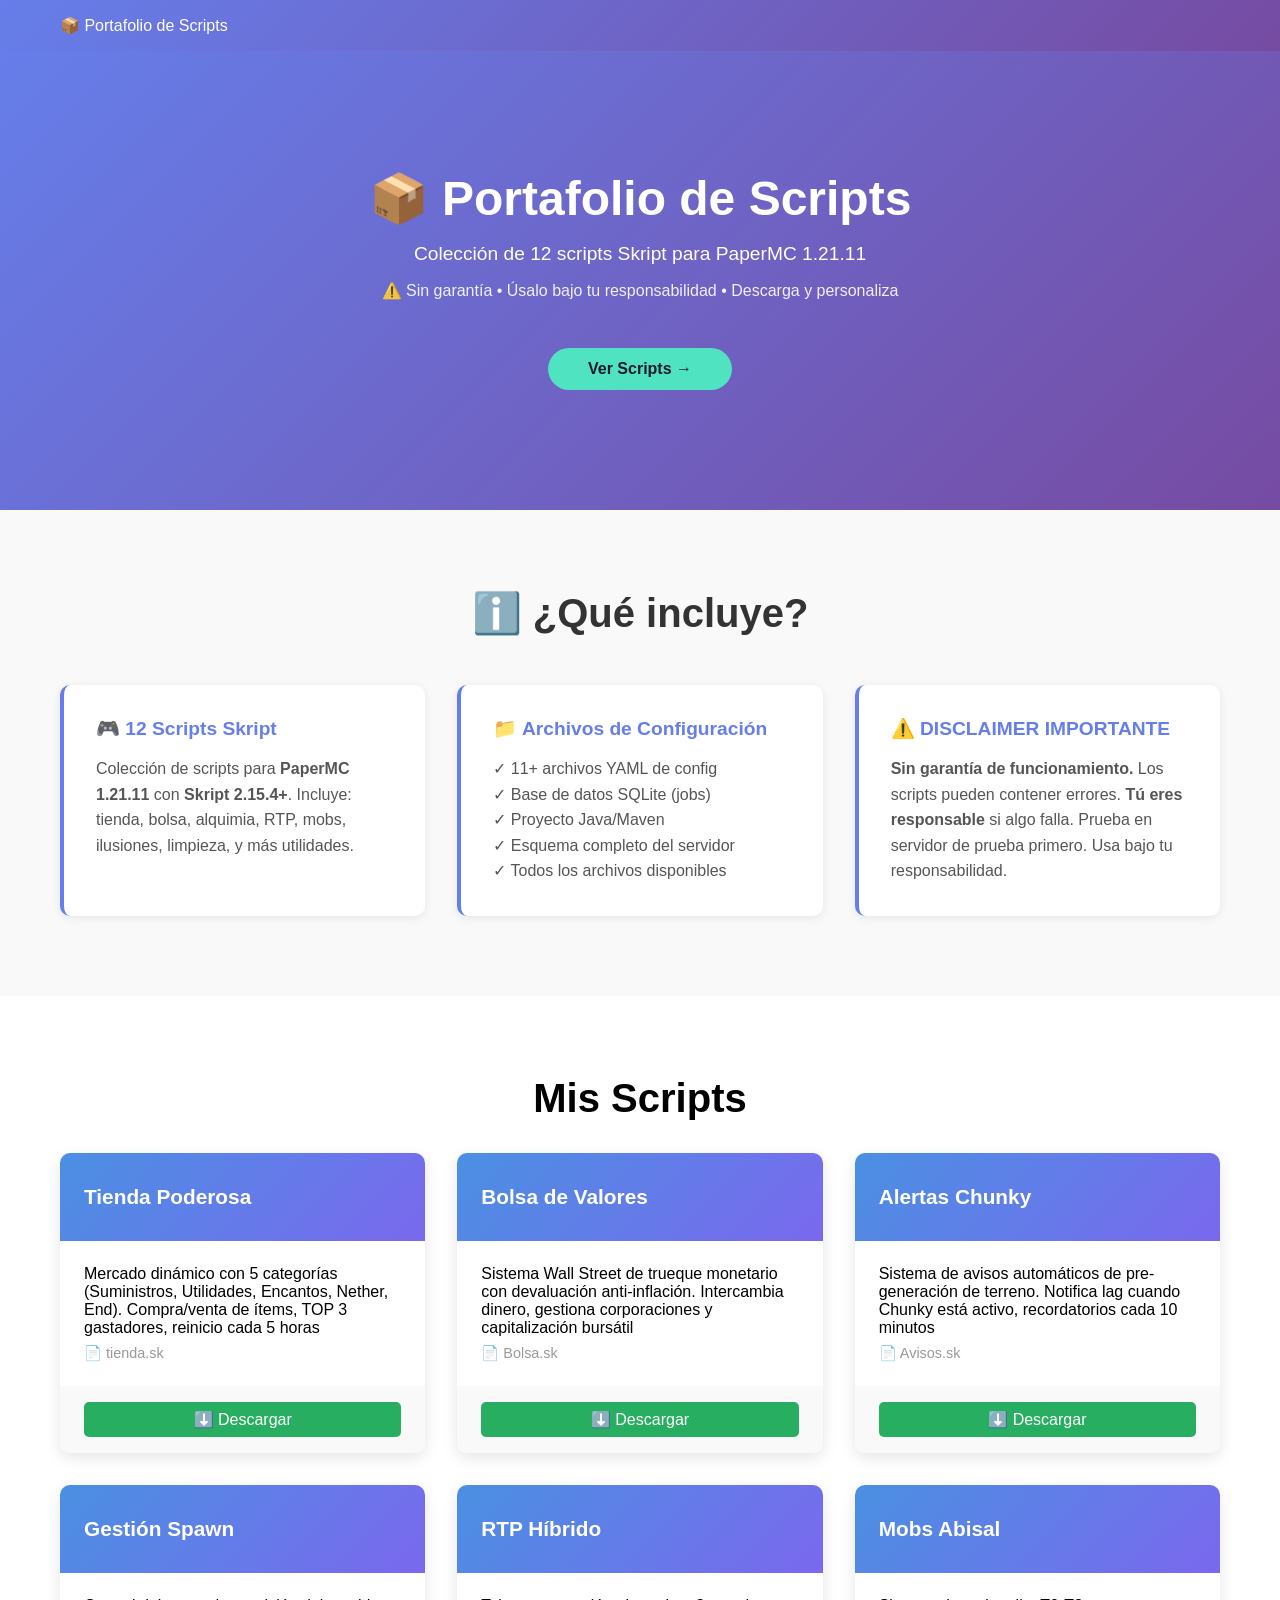
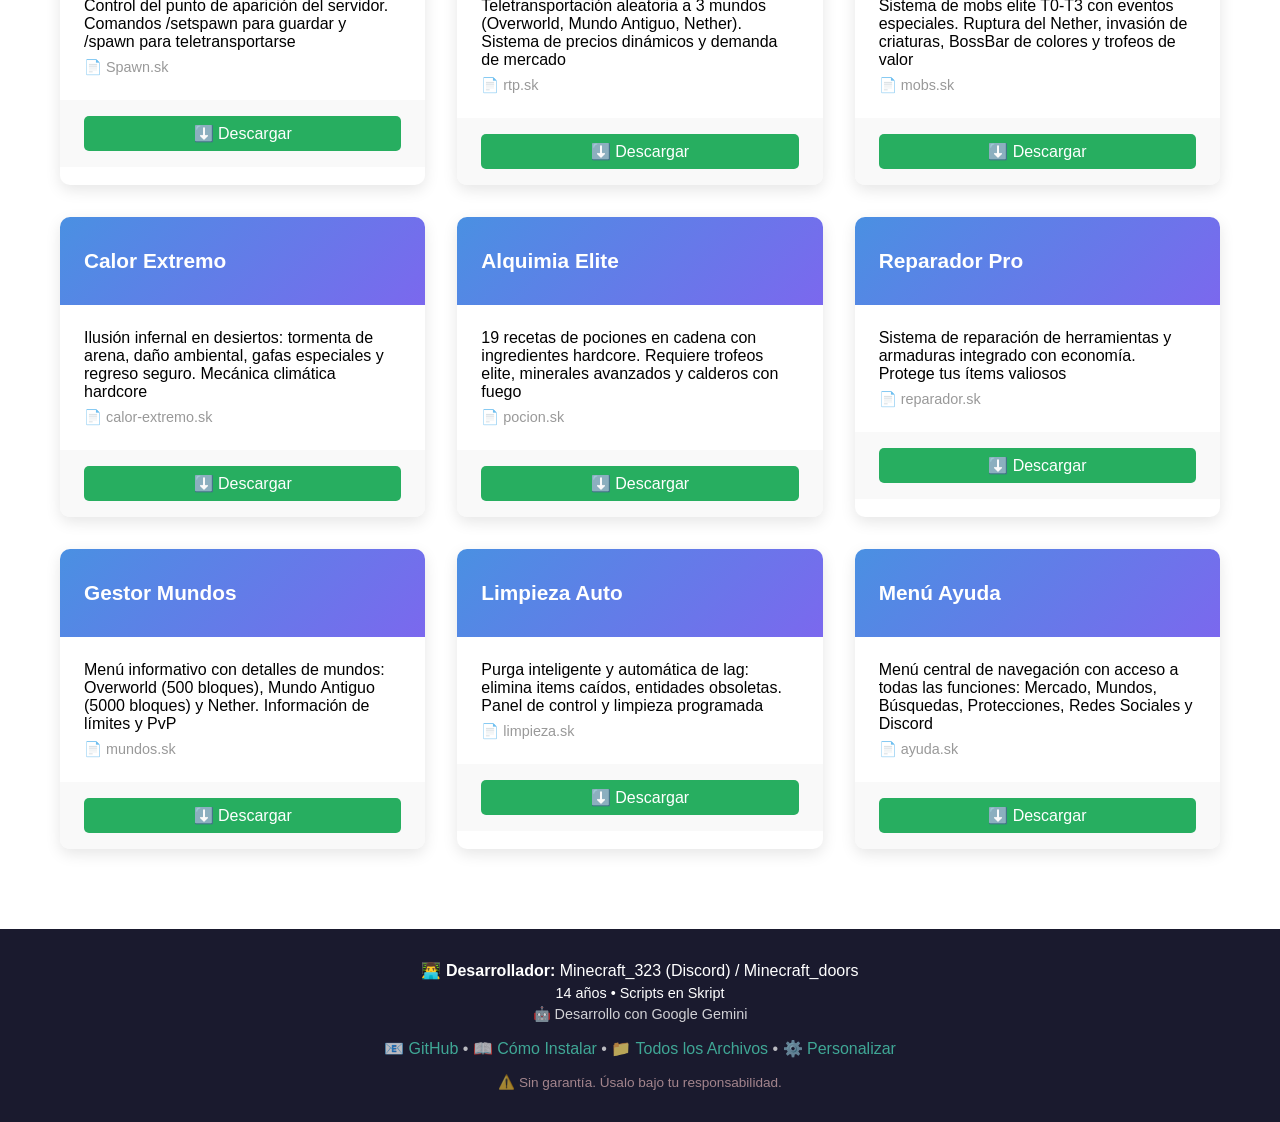
<file: index.html>
<!DOCTYPE html>
<html lang="es">
<head>
    <meta charset="UTF-8">
    <meta name="viewport" content="width=device-width, initial-scale=1.0">
    <title>📦 Portafolio de Scripts - Minecraft PaperMC</title>
    <link rel="icon" type="image/svg+xml" href="favicon.svg">
    <link rel="stylesheet" href="style.css">
</head>
<body>
    <nav class="navbar">
        <div class="container">
            <div class="nav-brand">📦 Portafolio de Scripts</div>
        </div>
    </nav>

    <section class="hero">
        <div class="hero-content">
            <h1>📦 Portafolio de Scripts</h1>
            <p style="font-size:1.2rem; margin-bottom: 1rem;">Colección de 12 scripts Skript para PaperMC 1.21.11</p>
            <p style="font-size:1rem; opacity: 0.9; margin-bottom: 2rem;">⚠️ Sin garantía • Úsalo bajo tu responsabilidad • Descarga y personaliza</p>
            <a href="#scripts" class="btn-principal">Ver Scripts →</a>
        </div>
    </section>

    <section id="about" class="about-section">
        <div class="container">
            <h2>ℹ️ ¿Qué incluye?</h2>
            <div class="about-content">
                <div class="about-card">
                    <h3>🎮 12 Scripts Skript</h3>
                    <p>Colección de scripts para <strong>PaperMC 1.21.11</strong> con <strong>Skript 2.15.4+</strong>. Incluye: tienda, bolsa, alquimia, RTP, mobs, ilusiones, limpieza, y más utilidades.</p>
                </div>
                <div class="about-card">
                    <h3>📁 Archivos de Configuración</h3>
                    <p>✓ 11+ archivos YAML de config<br>
                       ✓ Base de datos SQLite (jobs)<br>
                       ✓ Proyecto Java/Maven<br>
                       ✓ Esquema completo del servidor<br>
                       ✓ Todos los archivos disponibles</p>
                </div>
                <div class="about-card">
                    <h3>⚠️ DISCLAIMER IMPORTANTE</h3>
                    <p><strong>Sin garantía de funcionamiento.</strong> Los scripts pueden contener errores. <strong>Tú eres responsable</strong> si algo falla. Prueba en servidor de prueba primero. Usa bajo tu responsabilidad.</p>
                </div>
            </div>
        </div>
    </section>

    <section id="scripts" class="scripts-section">
        <div class="container">
            <h2>Mis Scripts</h2>
            <div id="scripts-grid" class="scripts-grid">
                <!-- Cargado por JavaScript -->
            </div>
        </div>
    </section>

    <footer style="background: #1a1a2e; color: white; padding: 2rem; text-align: center;">
        <div style="margin-bottom: 1rem;">
            <p><strong>👨‍💻 Desarrollador:</strong> Minecraft_323 (Discord) / Minecraft_doors</p>
            <p style="font-size: 0.9rem; margin-top: 0.3rem;">14 años • Scripts en Skript</p>
            <p style="font-size: 0.9rem; margin-top: 0.3rem; opacity: 0.8;">🤖 Desarrollo con Google Gemini</p>
        </div>
        <p style="margin-top: 1rem; opacity: 0.7;">
            <a href="https://github.com/mijolandia/Frio-extremo" style="color: #50e3c2; text-decoration: none;">📧 GitHub</a> • 
            <a href="INSTALL.html" style="color: #50e3c2; text-decoration: none;">📖 Cómo Instalar</a> • 
            <a href="FILES.html" style="color: #50e3c2; text-decoration: none;">📁 Todos los Archivos</a> •
            <a href="NATURELAND.html" style="color: #50e3c2; text-decoration: none;">⚙️ Personalizar</a>
        </p>
        <p style="margin-top: 1rem; font-size: 0.85rem; opacity: 0.6; color: #ffcccc;">⚠️ Sin garantía. Úsalo bajo tu responsabilidad.</p>
    </footer>


    <script src="script.js"></script>
</body>
</html>
</file>
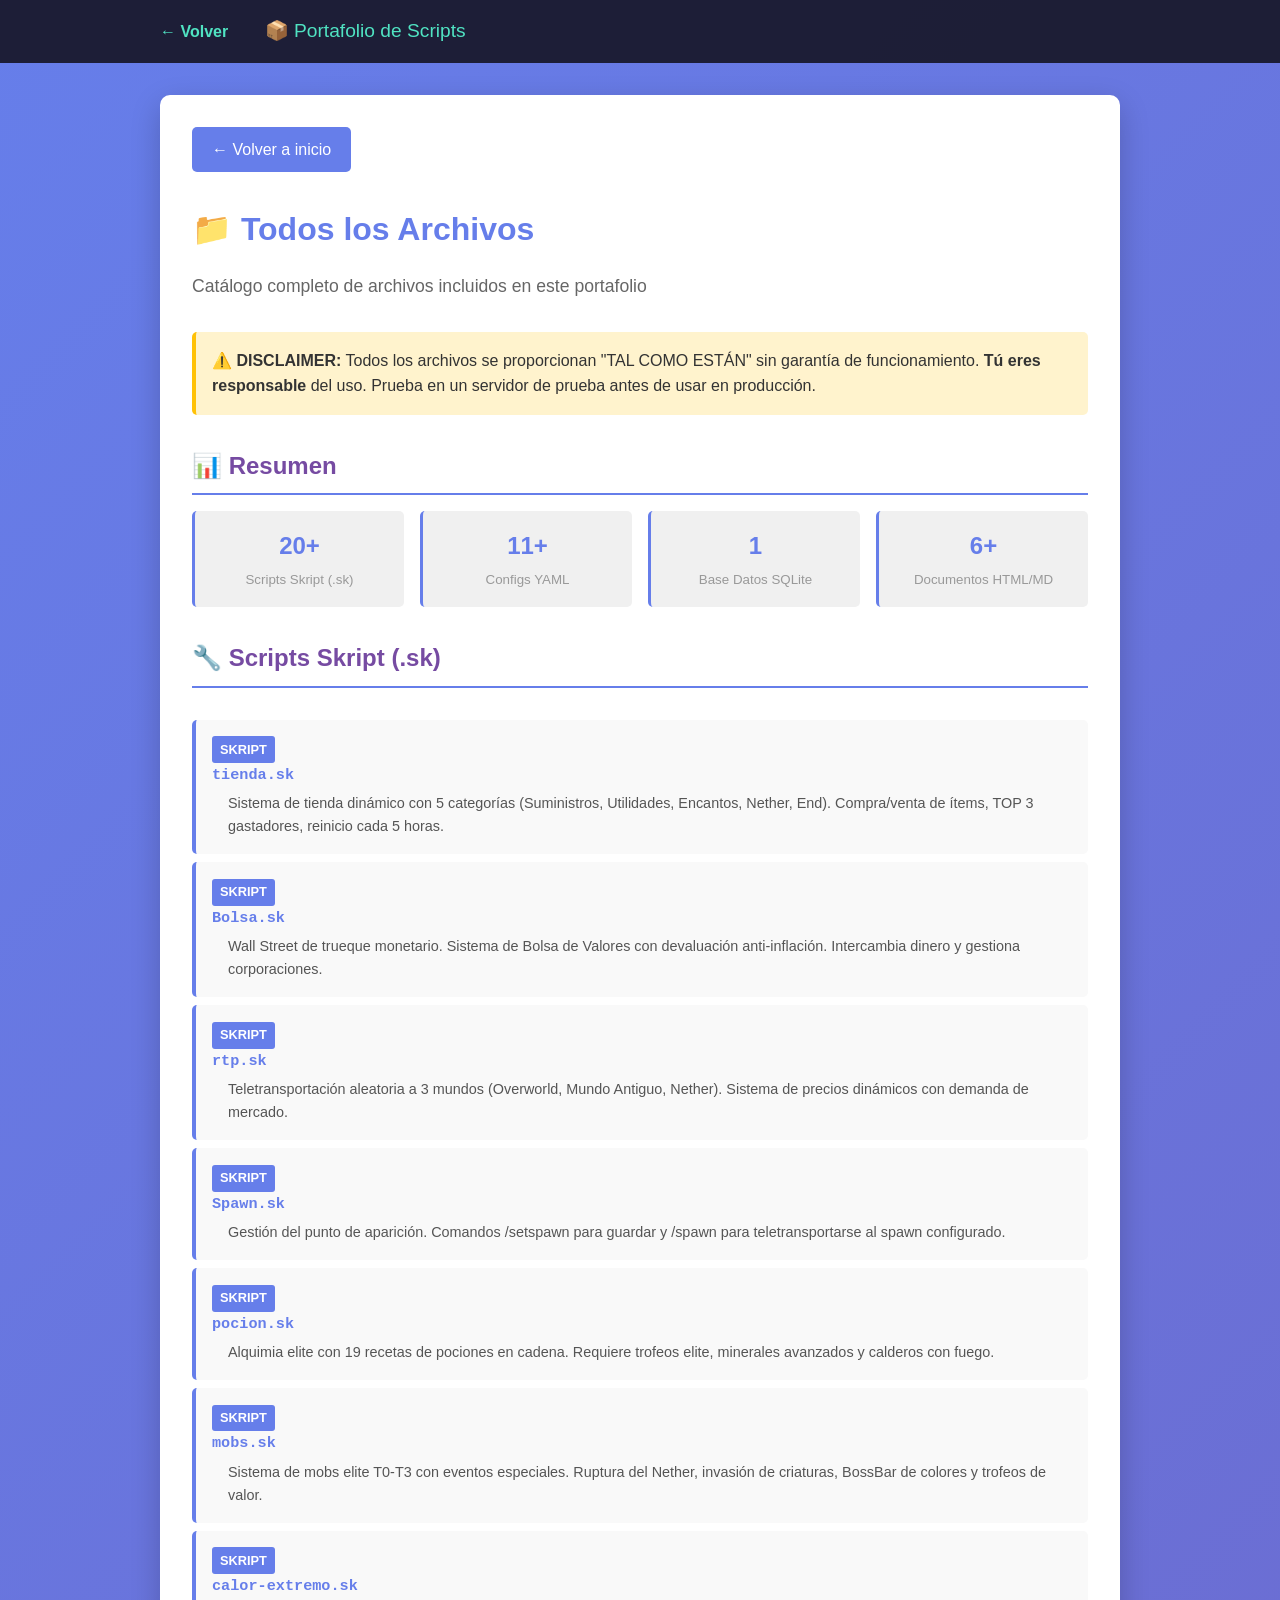
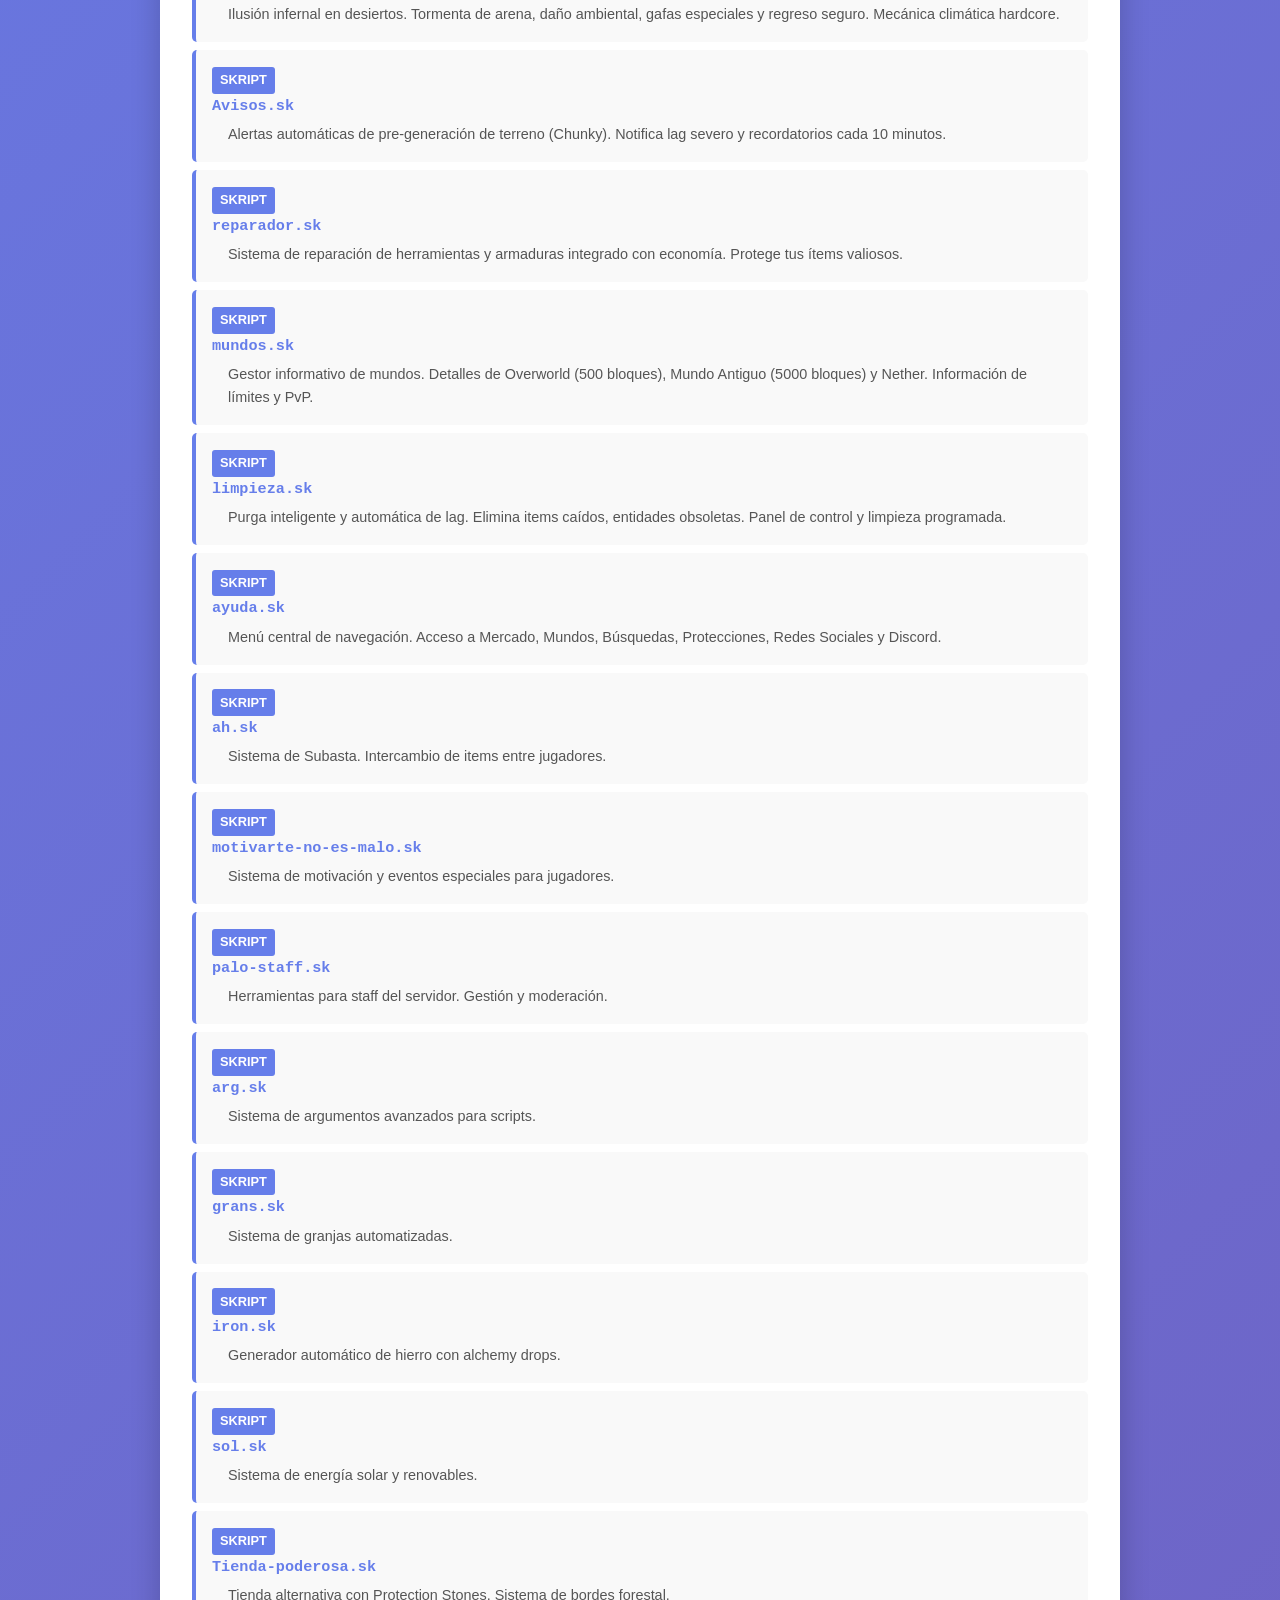
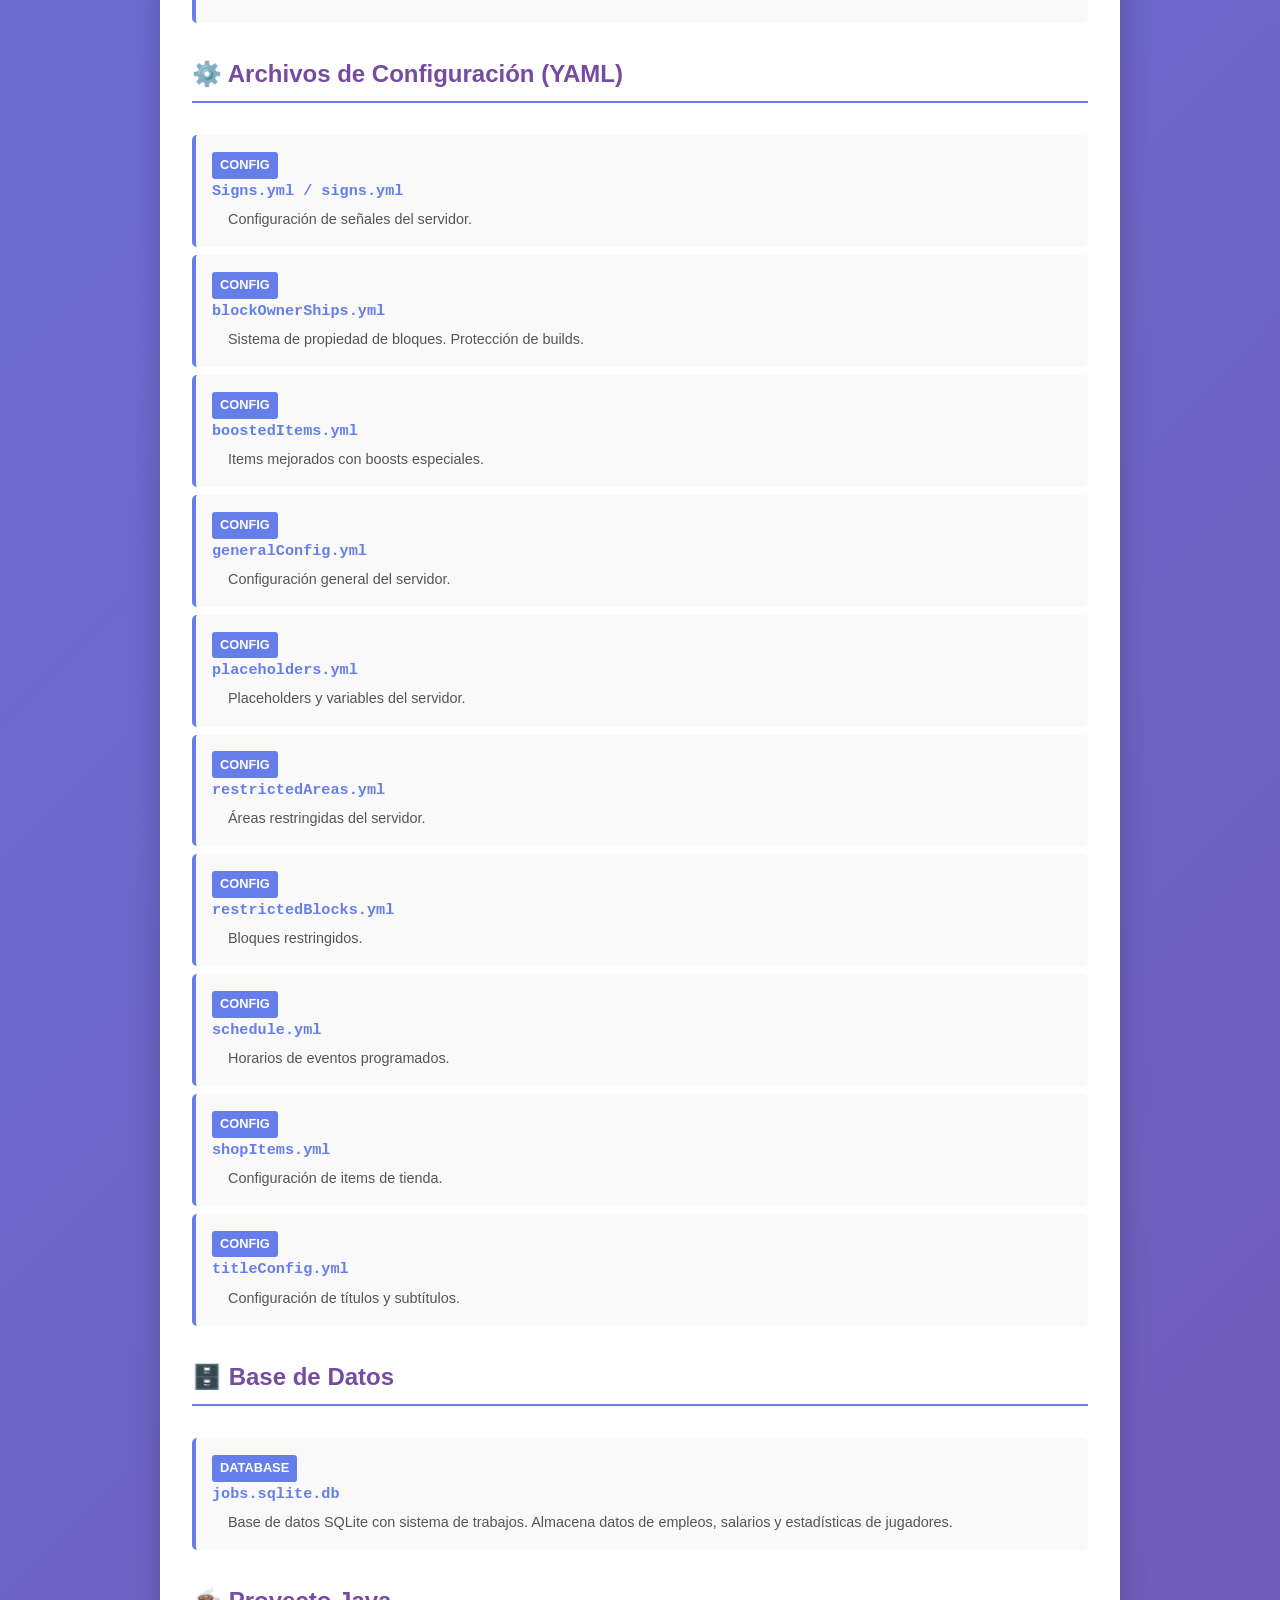
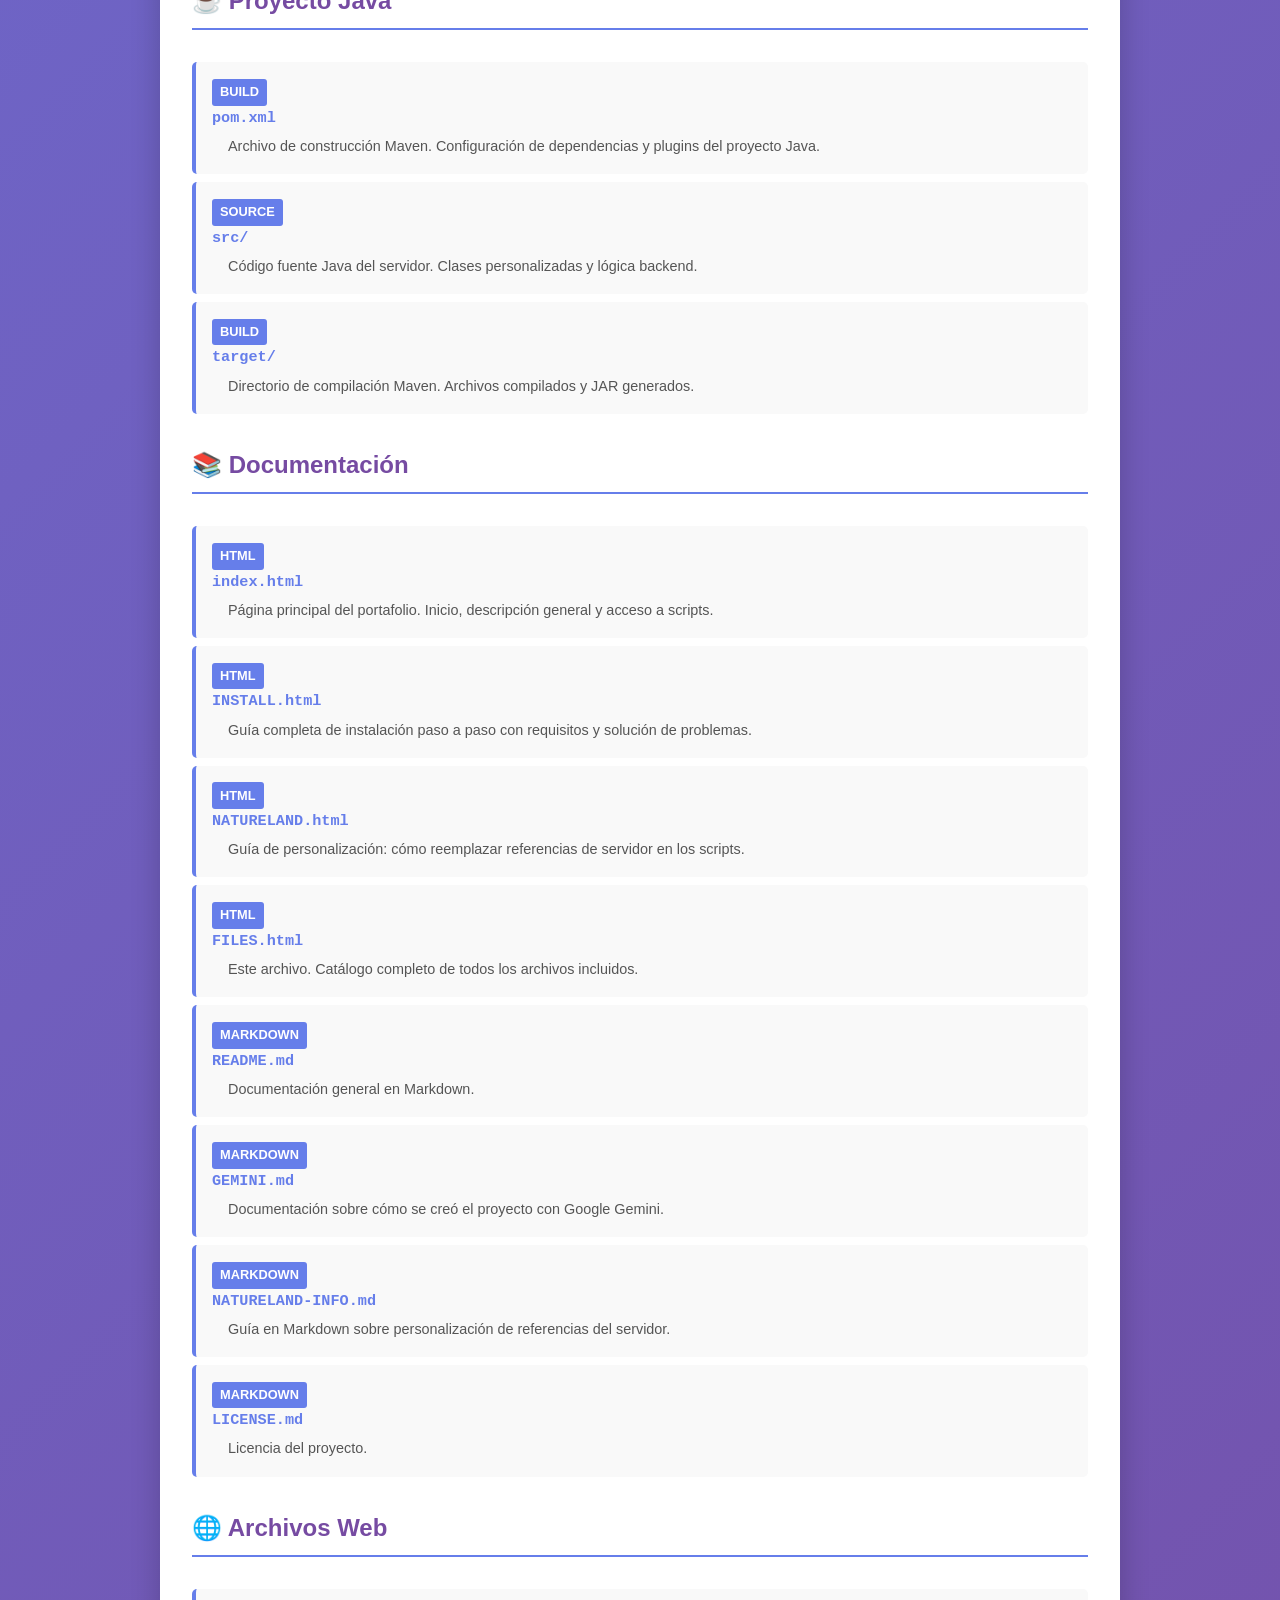
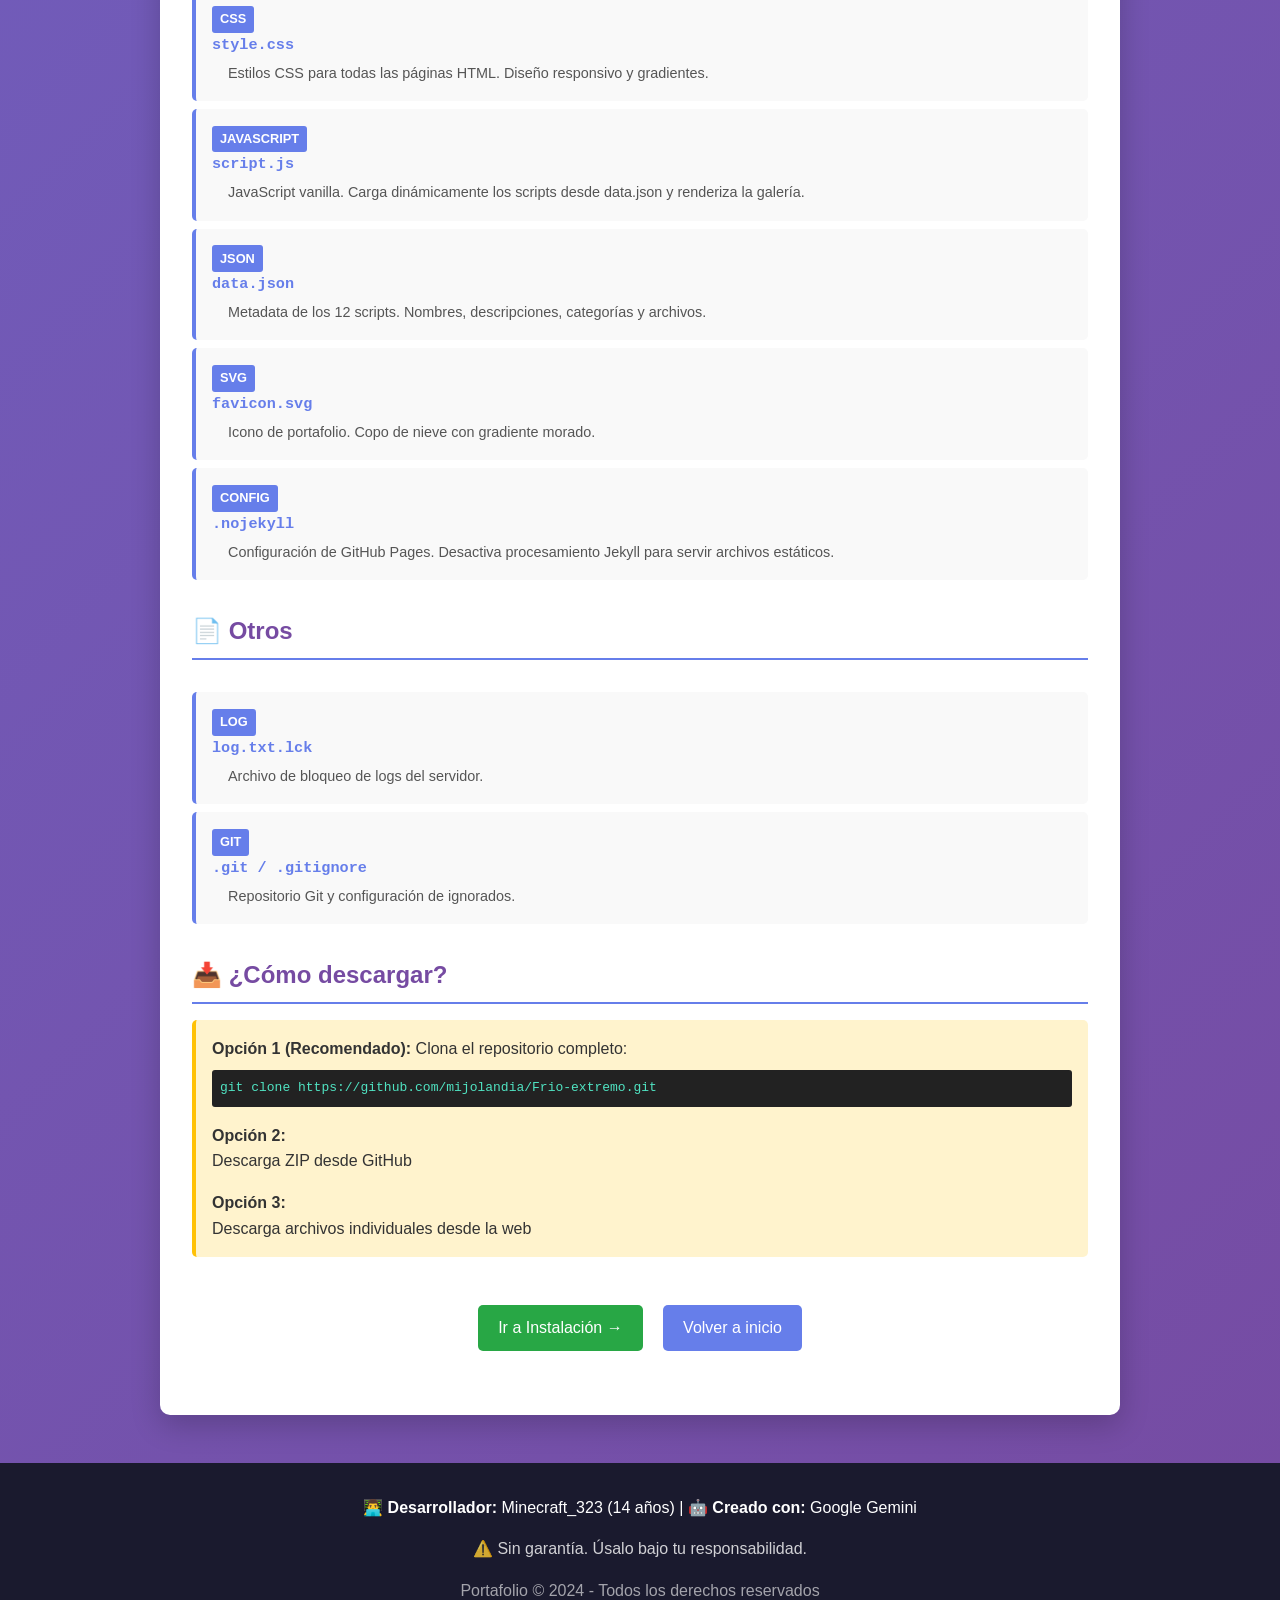
<file: FILES.html>
<!DOCTYPE html>
<html lang="es">
<head>
    <meta charset="UTF-8">
    <meta name="viewport" content="width=device-width, initial-scale=1.0">
    <title>📁 Todos los Archivos - Portafolio</title>
    <link rel="icon" type="image/svg+xml" href="favicon.svg">
    <style>
        * { margin: 0; padding: 0; box-sizing: border-box; }
        body { 
            font-family: 'Segoe UI', Tahoma, sans-serif; 
            background: linear-gradient(135deg, #667eea, #764ba2);
            color: #333;
            line-height: 1.6;
        }
        .navbar {
            background: rgba(26, 26, 46, 0.95);
            color: white;
            padding: 1rem;
            position: sticky;
            top: 0;
            z-index: 100;
        }
        .container { max-width: 1000px; margin: 0 auto; padding: 0 20px; }
        .navbar a {
            color: #50e3c2;
            text-decoration: none;
            margin-right: 2rem;
            font-weight: bold;
        }
        .navbar a:hover { color: #fff; }

        .content {
            background: white;
            margin: 2rem auto;
            padding: 2rem;
            border-radius: 10px;
            box-shadow: 0 10px 30px rgba(0,0,0,0.2);
        }

        h1 { color: #667eea; margin-bottom: 1rem; }
        h2 { color: #764ba2; margin-top: 2rem; margin-bottom: 1rem; border-bottom: 2px solid #667eea; padding-bottom: 0.5rem; }

        .file-section {
            margin: 2rem 0;
        }

        .file-item {
            background: #f9f9f9;
            padding: 1rem;
            margin: 0.5rem 0;
            border-left: 4px solid #667eea;
            border-radius: 5px;
            display: flex;
            justify-content: space-between;
            align-items: flex-start;
        }

        .file-name {
            font-weight: bold;
            color: #667eea;
            font-family: 'Courier New', monospace;
            font-size: 0.95rem;
        }

        .file-desc {
            color: #555;
            font-size: 0.9rem;
            margin-top: 0.3rem;
            flex: 1;
            margin-left: 1rem;
        }

        .file-type {
            display: inline-block;
            background: #667eea;
            color: white;
            padding: 0.2rem 0.5rem;
            border-radius: 3px;
            font-size: 0.8rem;
            font-weight: bold;
            margin-right: 0.5rem;
        }

        .warning {
            background: #fff3cd;
            border-left: 4px solid #ffc107;
            padding: 1rem;
            margin: 1rem 0;
            border-radius: 5px;
        }

        .footer {
            background: #1a1a2e;
            color: white;
            text-align: center;
            padding: 2rem;
            margin-top: 3rem;
        }

        .btn-back {
            display: inline-block;
            background: #667eea;
            color: white;
            padding: 10px 20px;
            border-radius: 5px;
            text-decoration: none;
            margin-bottom: 2rem;
        }

        .btn-back:hover {
            background: #764ba2;
        }

        .summary {
            display: grid;
            grid-template-columns: repeat(auto-fit, minmax(150px, 1fr));
            gap: 1rem;
            margin: 1rem 0;
        }

        .summary-card {
            background: #f0f0f0;
            padding: 1rem;
            border-radius: 5px;
            text-align: center;
            border-left: 3px solid #667eea;
        }

        .summary-card strong { color: #667eea; font-size: 1.5rem; display: block; }
        .summary-card small { color: #999; }

        @media (max-width: 768px) {
            .file-item { flex-direction: column; }
            .file-desc { margin-left: 0; margin-top: 0.5rem; }
        }
    </style>
</head>
<body>
    <div class="navbar">
        <div class="container">
            <a href="index.html">← Volver</a>
            <span style="color: #50e3c2; font-size: 1.2rem;">📦 Portafolio de Scripts</span>
        </div>
    </div>

    <div class="container">
        <div class="content">
            <a href="index.html" class="btn-back">← Volver a inicio</a>

            <h1>📁 Todos los Archivos</h1>
            <p style="font-size: 1.1rem; color: #666; margin-bottom: 2rem;">Catálogo completo de archivos incluidos en este portafolio</p>

            <div class="warning">
                <strong>⚠️ DISCLAIMER:</strong> Todos los archivos se proporcionan "TAL COMO ESTÁN" sin garantía de funcionamiento. 
                <strong>Tú eres responsable</strong> del uso. Prueba en un servidor de prueba antes de usar en producción.
            </div>

            <!-- RESUMEN -->
            <h2>📊 Resumen</h2>
            <div class="summary">
                <div class="summary-card">
                    <strong>20+</strong>
                    <small>Scripts Skript (.sk)</small>
                </div>
                <div class="summary-card">
                    <strong>11+</strong>
                    <small>Configs YAML</small>
                </div>
                <div class="summary-card">
                    <strong>1</strong>
                    <small>Base Datos SQLite</small>
                </div>
                <div class="summary-card">
                    <strong>6+</strong>
                    <small>Documentos HTML/MD</small>
                </div>
            </div>

            <!-- SCRIPTS SKRIPT -->
            <h2>🔧 Scripts Skript (.sk)</h2>
            <div class="file-section">
                <div class="file-item">
                    <div>
                        <span class="file-type">SKRIPT</span>
                        <div class="file-name">tienda.sk</div>
                        <div class="file-desc">Sistema de tienda dinámico con 5 categorías (Suministros, Utilidades, Encantos, Nether, End). Compra/venta de ítems, TOP 3 gastadores, reinicio cada 5 horas.</div>
                    </div>
                </div>

                <div class="file-item">
                    <div>
                        <span class="file-type">SKRIPT</span>
                        <div class="file-name">Bolsa.sk</div>
                        <div class="file-desc">Wall Street de trueque monetario. Sistema de Bolsa de Valores con devaluación anti-inflación. Intercambia dinero y gestiona corporaciones.</div>
                    </div>
                </div>

                <div class="file-item">
                    <div>
                        <span class="file-type">SKRIPT</span>
                        <div class="file-name">rtp.sk</div>
                        <div class="file-desc">Teletransportación aleatoria a 3 mundos (Overworld, Mundo Antiguo, Nether). Sistema de precios dinámicos con demanda de mercado.</div>
                    </div>
                </div>

                <div class="file-item">
                    <div>
                        <span class="file-type">SKRIPT</span>
                        <div class="file-name">Spawn.sk</div>
                        <div class="file-desc">Gestión del punto de aparición. Comandos /setspawn para guardar y /spawn para teletransportarse al spawn configurado.</div>
                    </div>
                </div>

                <div class="file-item">
                    <div>
                        <span class="file-type">SKRIPT</span>
                        <div class="file-name">pocion.sk</div>
                        <div class="file-desc">Alquimia elite con 19 recetas de pociones en cadena. Requiere trofeos elite, minerales avanzados y calderos con fuego.</div>
                    </div>
                </div>

                <div class="file-item">
                    <div>
                        <span class="file-type">SKRIPT</span>
                        <div class="file-name">mobs.sk</div>
                        <div class="file-desc">Sistema de mobs elite T0-T3 con eventos especiales. Ruptura del Nether, invasión de criaturas, BossBar de colores y trofeos de valor.</div>
                    </div>
                </div>

                <div class="file-item">
                    <div>
                        <span class="file-type">SKRIPT</span>
                        <div class="file-name">calor-extremo.sk</div>
                        <div class="file-desc">Ilusión infernal en desiertos. Tormenta de arena, daño ambiental, gafas especiales y regreso seguro. Mecánica climática hardcore.</div>
                    </div>
                </div>

                <div class="file-item">
                    <div>
                        <span class="file-type">SKRIPT</span>
                        <div class="file-name">Avisos.sk</div>
                        <div class="file-desc">Alertas automáticas de pre-generación de terreno (Chunky). Notifica lag severo y recordatorios cada 10 minutos.</div>
                    </div>
                </div>

                <div class="file-item">
                    <div>
                        <span class="file-type">SKRIPT</span>
                        <div class="file-name">reparador.sk</div>
                        <div class="file-desc">Sistema de reparación de herramientas y armaduras integrado con economía. Protege tus ítems valiosos.</div>
                    </div>
                </div>

                <div class="file-item">
                    <div>
                        <span class="file-type">SKRIPT</span>
                        <div class="file-name">mundos.sk</div>
                        <div class="file-desc">Gestor informativo de mundos. Detalles de Overworld (500 bloques), Mundo Antiguo (5000 bloques) y Nether. Información de límites y PvP.</div>
                    </div>
                </div>

                <div class="file-item">
                    <div>
                        <span class="file-type">SKRIPT</span>
                        <div class="file-name">limpieza.sk</div>
                        <div class="file-desc">Purga inteligente y automática de lag. Elimina items caídos, entidades obsoletas. Panel de control y limpieza programada.</div>
                    </div>
                </div>

                <div class="file-item">
                    <div>
                        <span class="file-type">SKRIPT</span>
                        <div class="file-name">ayuda.sk</div>
                        <div class="file-desc">Menú central de navegación. Acceso a Mercado, Mundos, Búsquedas, Protecciones, Redes Sociales y Discord.</div>
                    </div>
                </div>

                <div class="file-item">
                    <div>
                        <span class="file-type">SKRIPT</span>
                        <div class="file-name">ah.sk</div>
                        <div class="file-desc">Sistema de Subasta. Intercambio de items entre jugadores.</div>
                    </div>
                </div>

                <div class="file-item">
                    <div>
                        <span class="file-type">SKRIPT</span>
                        <div class="file-name">motivarte-no-es-malo.sk</div>
                        <div class="file-desc">Sistema de motivación y eventos especiales para jugadores.</div>
                    </div>
                </div>

                <div class="file-item">
                    <div>
                        <span class="file-type">SKRIPT</span>
                        <div class="file-name">palo-staff.sk</div>
                        <div class="file-desc">Herramientas para staff del servidor. Gestión y moderación.</div>
                    </div>
                </div>

                <div class="file-item">
                    <div>
                        <span class="file-type">SKRIPT</span>
                        <div class="file-name">arg.sk</div>
                        <div class="file-desc">Sistema de argumentos avanzados para scripts.</div>
                    </div>
                </div>

                <div class="file-item">
                    <div>
                        <span class="file-type">SKRIPT</span>
                        <div class="file-name">grans.sk</div>
                        <div class="file-desc">Sistema de granjas automatizadas.</div>
                    </div>
                </div>

                <div class="file-item">
                    <div>
                        <span class="file-type">SKRIPT</span>
                        <div class="file-name">iron.sk</div>
                        <div class="file-desc">Generador automático de hierro con alchemy drops.</div>
                    </div>
                </div>

                <div class="file-item">
                    <div>
                        <span class="file-type">SKRIPT</span>
                        <div class="file-name">sol.sk</div>
                        <div class="file-desc">Sistema de energía solar y renovables.</div>
                    </div>
                </div>

                <div class="file-item">
                    <div>
                        <span class="file-type">SKRIPT</span>
                        <div class="file-name">Tienda-poderosa.sk</div>
                        <div class="file-desc">Tienda alternativa con Protection Stones. Sistema de bordes forestal.</div>
                    </div>
                </div>
            </div>

            <!-- CONFIGURACIONES -->
            <h2>⚙️ Archivos de Configuración (YAML)</h2>
            <div class="file-section">
                <div class="file-item">
                    <div>
                        <span class="file-type">CONFIG</span>
                        <div class="file-name">Signs.yml / signs.yml</div>
                        <div class="file-desc">Configuración de señales del servidor.</div>
                    </div>
                </div>

                <div class="file-item">
                    <div>
                        <span class="file-type">CONFIG</span>
                        <div class="file-name">blockOwnerShips.yml</div>
                        <div class="file-desc">Sistema de propiedad de bloques. Protección de builds.</div>
                    </div>
                </div>

                <div class="file-item">
                    <div>
                        <span class="file-type">CONFIG</span>
                        <div class="file-name">boostedItems.yml</div>
                        <div class="file-desc">Items mejorados con boosts especiales.</div>
                    </div>
                </div>

                <div class="file-item">
                    <div>
                        <span class="file-type">CONFIG</span>
                        <div class="file-name">generalConfig.yml</div>
                        <div class="file-desc">Configuración general del servidor.</div>
                    </div>
                </div>

                <div class="file-item">
                    <div>
                        <span class="file-type">CONFIG</span>
                        <div class="file-name">placeholders.yml</div>
                        <div class="file-desc">Placeholders y variables del servidor.</div>
                    </div>
                </div>

                <div class="file-item">
                    <div>
                        <span class="file-type">CONFIG</span>
                        <div class="file-name">restrictedAreas.yml</div>
                        <div class="file-desc">Áreas restringidas del servidor.</div>
                    </div>
                </div>

                <div class="file-item">
                    <div>
                        <span class="file-type">CONFIG</span>
                        <div class="file-name">restrictedBlocks.yml</div>
                        <div class="file-desc">Bloques restringidos.</div>
                    </div>
                </div>

                <div class="file-item">
                    <div>
                        <span class="file-type">CONFIG</span>
                        <div class="file-name">schedule.yml</div>
                        <div class="file-desc">Horarios de eventos programados.</div>
                    </div>
                </div>

                <div class="file-item">
                    <div>
                        <span class="file-type">CONFIG</span>
                        <div class="file-name">shopItems.yml</div>
                        <div class="file-desc">Configuración de items de tienda.</div>
                    </div>
                </div>

                <div class="file-item">
                    <div>
                        <span class="file-type">CONFIG</span>
                        <div class="file-name">titleConfig.yml</div>
                        <div class="file-desc">Configuración de títulos y subtítulos.</div>
                    </div>
                </div>
            </div>

            <!-- BASE DE DATOS -->
            <h2>🗄️ Base de Datos</h2>
            <div class="file-section">
                <div class="file-item">
                    <div>
                        <span class="file-type">DATABASE</span>
                        <div class="file-name">jobs.sqlite.db</div>
                        <div class="file-desc">Base de datos SQLite con sistema de trabajos. Almacena datos de empleos, salarios y estadísticas de jugadores.</div>
                    </div>
                </div>
            </div>

            <!-- JAVA/MAVEN -->
            <h2>☕ Proyecto Java</h2>
            <div class="file-section">
                <div class="file-item">
                    <div>
                        <span class="file-type">BUILD</span>
                        <div class="file-name">pom.xml</div>
                        <div class="file-desc">Archivo de construcción Maven. Configuración de dependencias y plugins del proyecto Java.</div>
                    </div>
                </div>

                <div class="file-item">
                    <div>
                        <span class="file-type">SOURCE</span>
                        <div class="file-name">src/</div>
                        <div class="file-desc">Código fuente Java del servidor. Clases personalizadas y lógica backend.</div>
                    </div>
                </div>

                <div class="file-item">
                    <div>
                        <span class="file-type">BUILD</span>
                        <div class="file-name">target/</div>
                        <div class="file-desc">Directorio de compilación Maven. Archivos compilados y JAR generados.</div>
                    </div>
                </div>
            </div>

            <!-- DOCUMENTACIÓN -->
            <h2>📚 Documentación</h2>
            <div class="file-section">
                <div class="file-item">
                    <div>
                        <span class="file-type">HTML</span>
                        <div class="file-name">index.html</div>
                        <div class="file-desc">Página principal del portafolio. Inicio, descripción general y acceso a scripts.</div>
                    </div>
                </div>

                <div class="file-item">
                    <div>
                        <span class="file-type">HTML</span>
                        <div class="file-name">INSTALL.html</div>
                        <div class="file-desc">Guía completa de instalación paso a paso con requisitos y solución de problemas.</div>
                    </div>
                </div>

                <div class="file-item">
                    <div>
                        <span class="file-type">HTML</span>
                        <div class="file-name">NATURELAND.html</div>
                        <div class="file-desc">Guía de personalización: cómo reemplazar referencias de servidor en los scripts.</div>
                    </div>
                </div>

                <div class="file-item">
                    <div>
                        <span class="file-type">HTML</span>
                        <div class="file-name">FILES.html</div>
                        <div class="file-desc">Este archivo. Catálogo completo de todos los archivos incluidos.</div>
                    </div>
                </div>

                <div class="file-item">
                    <div>
                        <span class="file-type">MARKDOWN</span>
                        <div class="file-name">README.md</div>
                        <div class="file-desc">Documentación general en Markdown.</div>
                    </div>
                </div>

                <div class="file-item">
                    <div>
                        <span class="file-type">MARKDOWN</span>
                        <div class="file-name">GEMINI.md</div>
                        <div class="file-desc">Documentación sobre cómo se creó el proyecto con Google Gemini.</div>
                    </div>
                </div>

                <div class="file-item">
                    <div>
                        <span class="file-type">MARKDOWN</span>
                        <div class="file-name">NATURELAND-INFO.md</div>
                        <div class="file-desc">Guía en Markdown sobre personalización de referencias del servidor.</div>
                    </div>
                </div>

                <div class="file-item">
                    <div>
                        <span class="file-type">MARKDOWN</span>
                        <div class="file-name">LICENSE.md</div>
                        <div class="file-desc">Licencia del proyecto.</div>
                    </div>
                </div>
            </div>

            <!-- WEB -->
            <h2>🌐 Archivos Web</h2>
            <div class="file-section">
                <div class="file-item">
                    <div>
                        <span class="file-type">CSS</span>
                        <div class="file-name">style.css</div>
                        <div class="file-desc">Estilos CSS para todas las páginas HTML. Diseño responsivo y gradientes.</div>
                    </div>
                </div>

                <div class="file-item">
                    <div>
                        <span class="file-type">JAVASCRIPT</span>
                        <div class="file-name">script.js</div>
                        <div class="file-desc">JavaScript vanilla. Carga dinámicamente los scripts desde data.json y renderiza la galería.</div>
                    </div>
                </div>

                <div class="file-item">
                    <div>
                        <span class="file-type">JSON</span>
                        <div class="file-name">data.json</div>
                        <div class="file-desc">Metadata de los 12 scripts. Nombres, descripciones, categorías y archivos.</div>
                    </div>
                </div>

                <div class="file-item">
                    <div>
                        <span class="file-type">SVG</span>
                        <div class="file-name">favicon.svg</div>
                        <div class="file-desc">Icono de portafolio. Copo de nieve con gradiente morado.</div>
                    </div>
                </div>

                <div class="file-item">
                    <div>
                        <span class="file-type">CONFIG</span>
                        <div class="file-name">.nojekyll</div>
                        <div class="file-desc">Configuración de GitHub Pages. Desactiva procesamiento Jekyll para servir archivos estáticos.</div>
                    </div>
                </div>
            </div>

            <!-- OTROS -->
            <h2>📄 Otros</h2>
            <div class="file-section">
                <div class="file-item">
                    <div>
                        <span class="file-type">LOG</span>
                        <div class="file-name">log.txt.lck</div>
                        <div class="file-desc">Archivo de bloqueo de logs del servidor.</div>
                    </div>
                </div>

                <div class="file-item">
                    <div>
                        <span class="file-type">GIT</span>
                        <div class="file-name">.git / .gitignore</div>
                        <div class="file-desc">Repositorio Git y configuración de ignorados.</div>
                    </div>
                </div>
            </div>

            <!-- DESCARGA -->
            <h2>📥 ¿Cómo descargar?</h2>
            <div class="warning">
                <strong>Opción 1 (Recomendado):</strong> Clona el repositorio completo:
                <code style="display: block; margin-top: 0.5rem; background: #222; color: #50e3c2; padding: 0.5rem; border-radius: 3px;">
                    git clone https://github.com/mijolandia/Frio-extremo.git
                </code>
                <strong style="display: block; margin-top: 1rem;">Opción 2:</strong> Descarga ZIP desde GitHub
                <strong style="display: block; margin-top: 1rem;">Opción 3:</strong> Descarga archivos individuales desde la web
            </div>

            <div style="text-align: center; margin-top: 3rem;">
                <a href="INSTALL.html" class="btn-back" style="background: #28a745;">Ir a Instalación →</a>
                <a href="index.html" class="btn-back" style="background: #667eea; margin-left: 1rem;">Volver a inicio</a>
            </div>
        </div>
    </div>

    <div class="footer">
        <p><strong>👨‍💻 Desarrollador:</strong> Minecraft_323 (14 años) | <strong>🤖 Creado con:</strong> Google Gemini</p>
        <p style="margin-top: 1rem; opacity: 0.8;">⚠️ Sin garantía. Úsalo bajo tu responsabilidad.</p>
        <p style="margin-top: 1rem; opacity: 0.6;">Portafolio © 2024 - Todos los derechos reservados</p>
    </div>
</body>
</html>
</file>
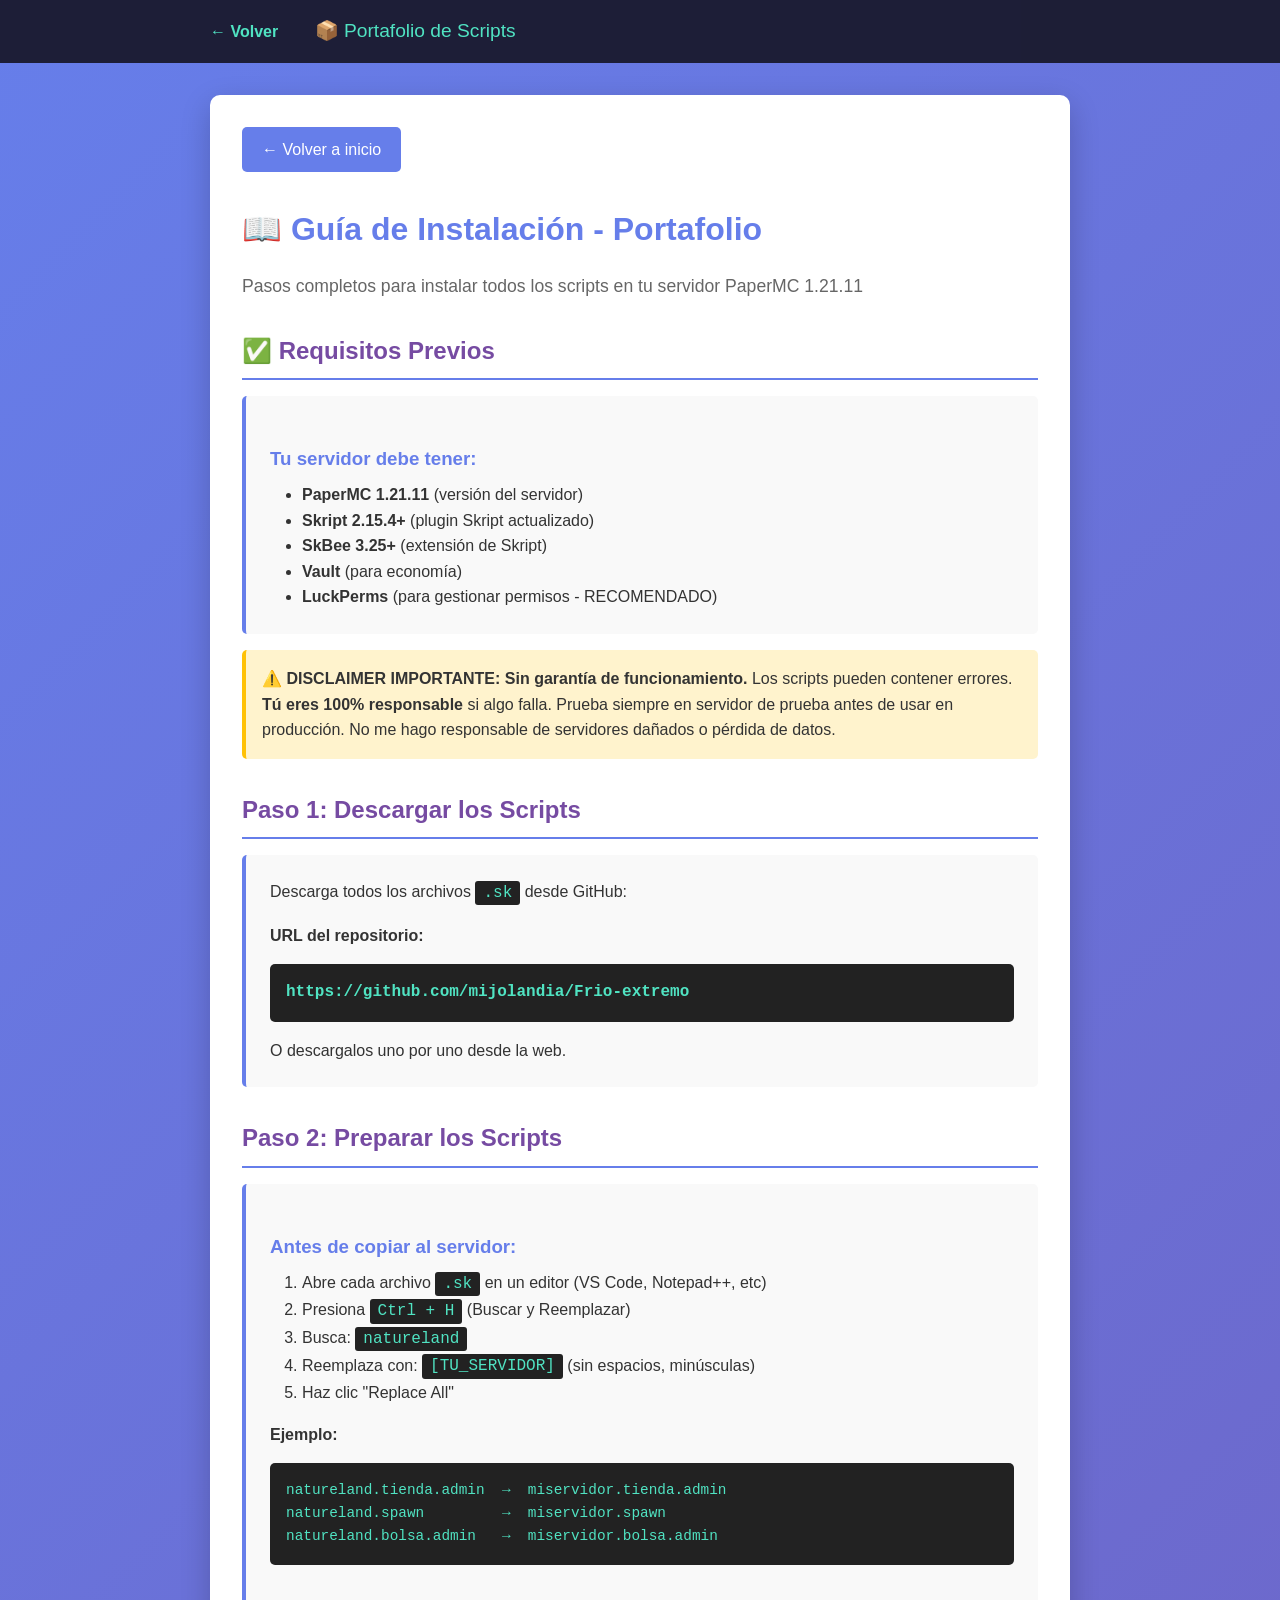
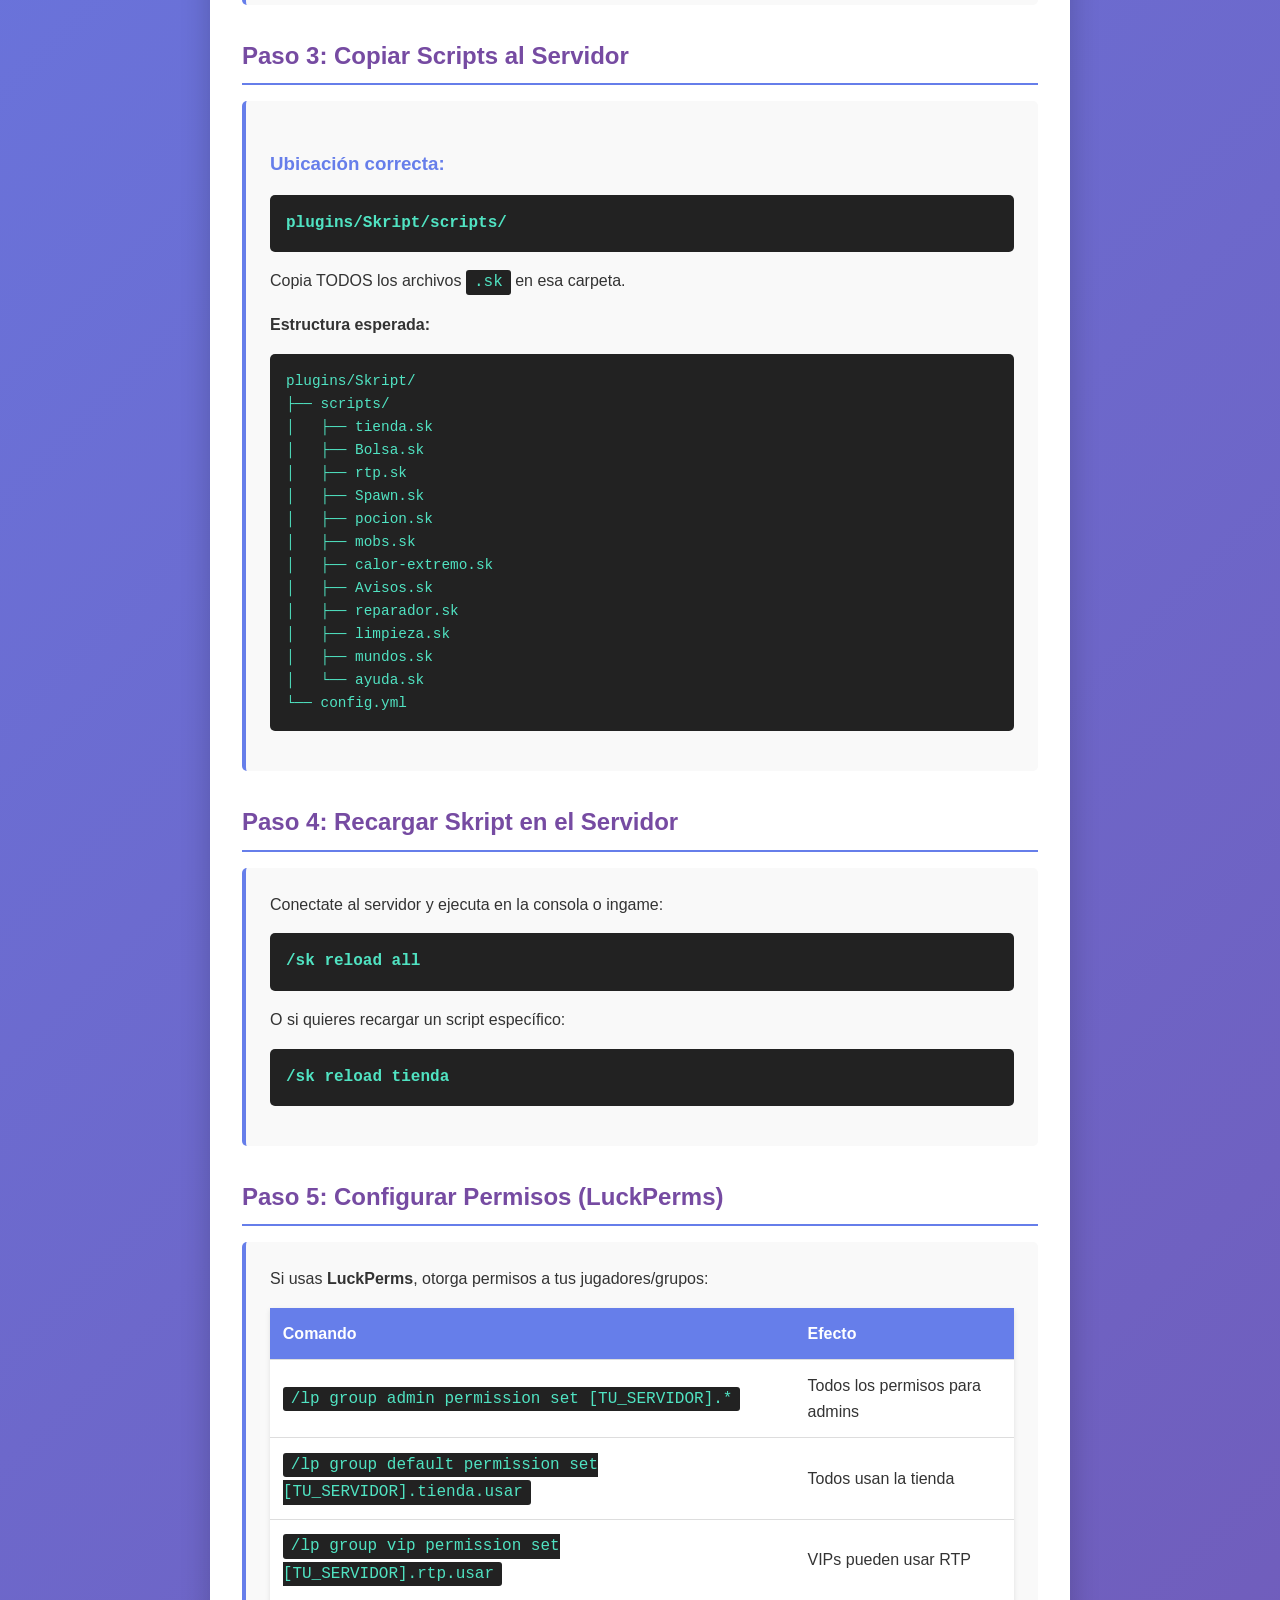
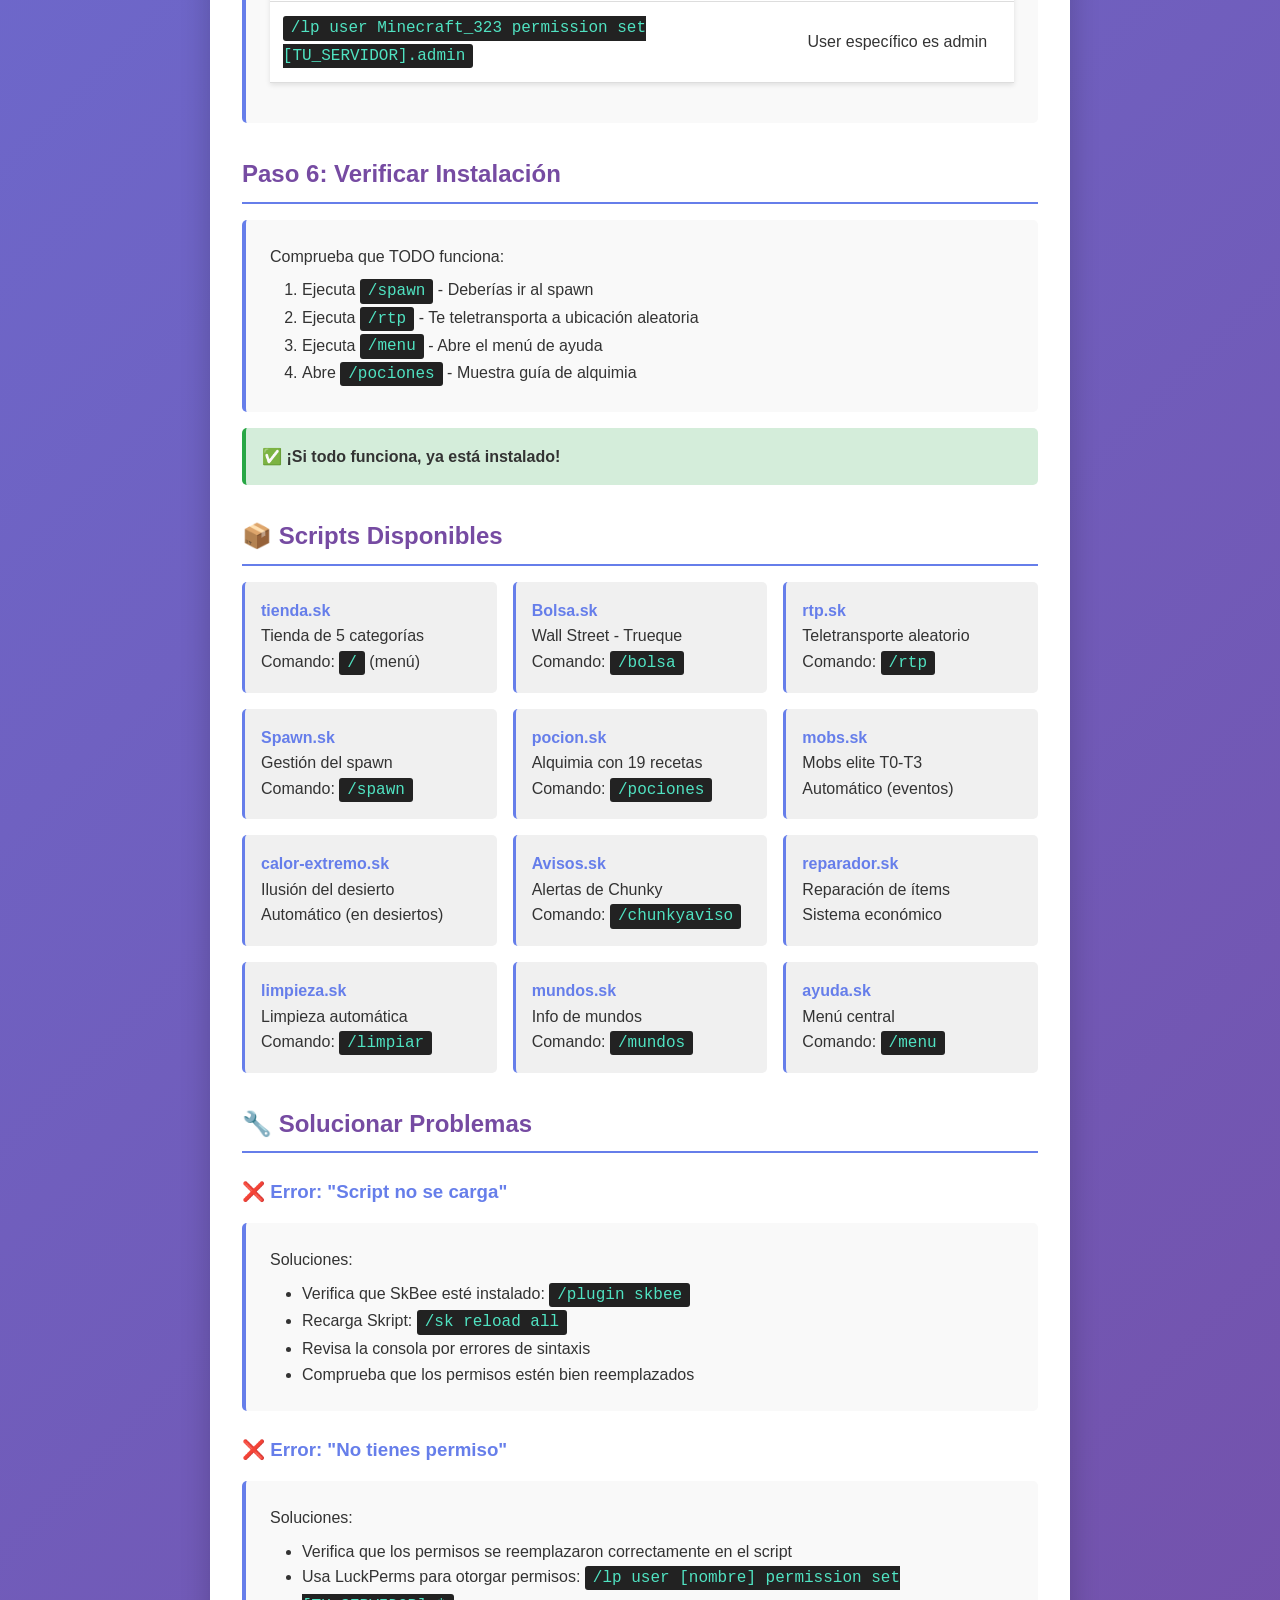
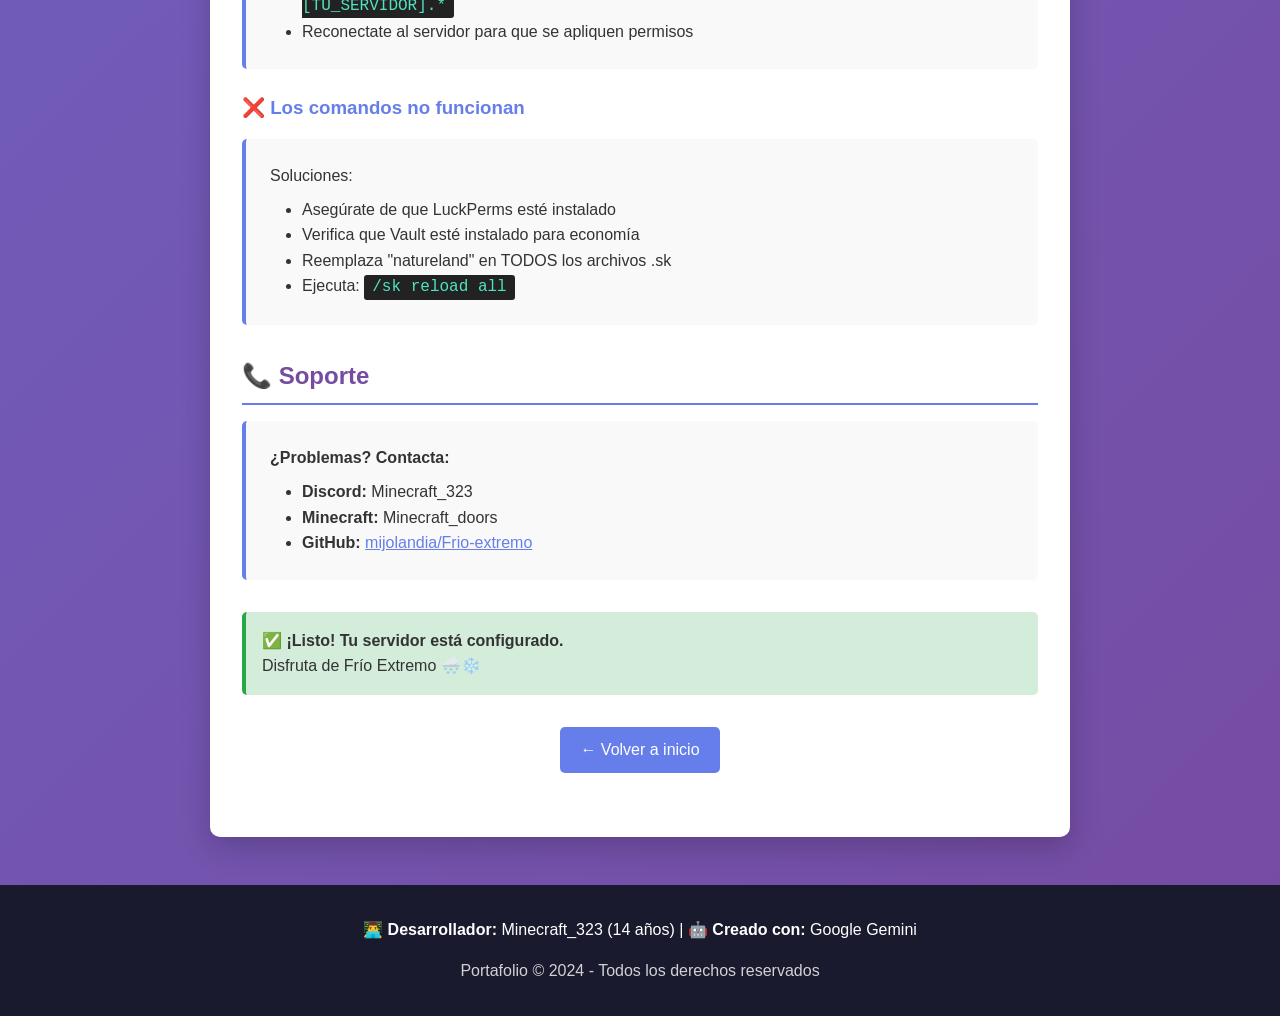
<file: INSTALL.html>
<!DOCTYPE html>
<html lang="es">
<head>
    <meta charset="UTF-8">
    <meta name="viewport" content="width=device-width, initial-scale=1.0">
    <title>📖 Cómo Instalar - Portafolio de Scripts</title>
    <link rel="icon" type="image/svg+xml" href="favicon.svg">
    <style>
        * { margin: 0; padding: 0; box-sizing: border-box; }
        body { 
            font-family: 'Segoe UI', Tahoma, sans-serif; 
            background: linear-gradient(135deg, #667eea, #764ba2);
            color: #333;
            line-height: 1.6;
        }
        .navbar {
            background: rgba(26, 26, 46, 0.95);
            color: white;
            padding: 1rem;
            position: sticky;
            top: 0;
            z-index: 100;
        }
        .container { max-width: 900px; margin: 0 auto; padding: 0 20px; }
        .navbar a {
            color: #50e3c2;
            text-decoration: none;
            margin-right: 2rem;
            font-weight: bold;
        }
        .navbar a:hover { color: #fff; }

        .content {
            background: white;
            margin: 2rem auto;
            padding: 2rem;
            border-radius: 10px;
            box-shadow: 0 10px 30px rgba(0,0,0,0.2);
        }

        h1 { color: #667eea; margin-bottom: 1rem; }
        h2 { color: #764ba2; margin-top: 2rem; margin-bottom: 1rem; border-bottom: 2px solid #667eea; padding-bottom: 0.5rem; }
        h3 { color: #667eea; margin-top: 1.5rem; margin-bottom: 0.5rem; }

        .step {
            background: #f9f9f9;
            padding: 1.5rem;
            margin: 1rem 0;
            border-left: 4px solid #667eea;
            border-radius: 5px;
        }

        .warning {
            background: #fff3cd;
            border-left: 4px solid #ffc107;
            padding: 1rem;
            margin: 1rem 0;
            border-radius: 5px;
        }

        .success {
            background: #d4edda;
            border-left: 4px solid #28a745;
            padding: 1rem;
            margin: 1rem 0;
            border-radius: 5px;
        }

        code {
            background: #222;
            color: #50e3c2;
            padding: 0.2rem 0.5rem;
            border-radius: 3px;
            font-family: 'Courier New', monospace;
        }

        pre {
            background: #222;
            color: #50e3c2;
            padding: 1rem;
            border-radius: 5px;
            overflow-x: auto;
            margin: 1rem 0;
            font-size: 0.9rem;
        }

        .command {
            background: #222;
            color: #50e3c2;
            padding: 1rem;
            border-radius: 5px;
            margin: 1rem 0;
            font-family: 'Courier New', monospace;
            font-weight: bold;
        }

        .permission-table {
            width: 100%;
            border-collapse: collapse;
            margin: 1rem 0;
            background: white;
            box-shadow: 0 2px 5px rgba(0,0,0,0.1);
        }

        .permission-table th, .permission-table td {
            padding: 0.8rem;
            text-align: left;
            border-bottom: 1px solid #ddd;
        }

        .permission-table th {
            background: #667eea;
            color: white;
            font-weight: bold;
        }

        .permission-table tr:hover {
            background: #f5f5f5;
        }

        .footer {
            background: #1a1a2e;
            color: white;
            text-align: center;
            padding: 2rem;
            margin-top: 3rem;
        }

        .btn-back {
            display: inline-block;
            background: #667eea;
            color: white;
            padding: 10px 20px;
            border-radius: 5px;
            text-decoration: none;
            margin-bottom: 2rem;
        }

        .btn-back:hover {
            background: #764ba2;
        }

        .scripts-list {
            display: grid;
            grid-template-columns: repeat(auto-fit, minmax(200px, 1fr));
            gap: 1rem;
            margin: 1rem 0;
        }

        .script-item {
            background: #f0f0f0;
            padding: 1rem;
            border-radius: 5px;
            border-left: 3px solid #667eea;
        }

        .script-item strong { color: #667eea; }
    </style>
</head>
<body>
    <div class="navbar">
        <div class="container">
            <a href="index.html">← Volver</a>
            <span style="color: #50e3c2; font-size: 1.2rem;">📦 Portafolio de Scripts</span>
        </div>
    </div>

    <div class="container">
        <div class="content">
            <a href="index.html" class="btn-back">← Volver a inicio</a>

            <h1>📖 Guía de Instalación - Portafolio</h1>
            <p style="font-size: 1.1rem; color: #666; margin-bottom: 2rem;">Pasos completos para instalar todos los scripts en tu servidor PaperMC 1.21.11</p>

            <!-- REQUISITOS -->
            <h2>✅ Requisitos Previos</h2>
            <div class="step">
                <h3>Tu servidor debe tener:</h3>
                <ul style="margin-left: 2rem; margin-top: 0.5rem;">
                    <li><strong>PaperMC 1.21.11</strong> (versión del servidor)</li>
                    <li><strong>Skript 2.15.4+</strong> (plugin Skript actualizado)</li>
                    <li><strong>SkBee 3.25+</strong> (extensión de Skript)</li>
                    <li><strong>Vault</strong> (para economía)</li>
                    <li><strong>LuckPerms</strong> (para gestionar permisos - RECOMENDADO)</li>
                </ul>
            </div>

            <div class="warning">
                <strong>⚠️ DISCLAIMER IMPORTANTE:</strong> <strong>Sin garantía de funcionamiento.</strong> Los scripts pueden contener errores. 
                <strong>Tú eres 100% responsable</strong> si algo falla. Prueba siempre en servidor de prueba antes de usar en producción.
                No me hago responsable de servidores dañados o pérdida de datos.
            </div>

            <!-- PASO 1 -->
            <h2>Paso 1: Descargar los Scripts</h2>
            <div class="step">
                <p>Descarga todos los archivos <code>.sk</code> desde GitHub:</p>
                <p style="margin-top: 1rem;"><strong>URL del repositorio:</strong></p>
                <div class="command">https://github.com/mijolandia/Frio-extremo</div>
                <p style="margin-top: 1rem;">O descargalos uno por uno desde la web.</p>
            </div>

            <!-- PASO 2 -->
            <h2>Paso 2: Preparar los Scripts</h2>
            <div class="step">
                <h3>Antes de copiar al servidor:</h3>
                <ol style="margin-left: 2rem; margin-top: 0.5rem;">
                    <li>Abre cada archivo <code>.sk</code> en un editor (VS Code, Notepad++, etc)</li>
                    <li>Presiona <code>Ctrl + H</code> (Buscar y Reemplazar)</li>
                    <li>Busca: <code>natureland</code></li>
                    <li>Reemplaza con: <code>[TU_SERVIDOR]</code> (sin espacios, minúsculas)</li>
                    <li>Haz clic "Replace All"</li>
                </ol>
                <p style="margin-top: 1rem;"><strong>Ejemplo:</strong></p>
                <pre>natureland.tienda.admin  →  miservidor.tienda.admin
natureland.spawn         →  miservidor.spawn
natureland.bolsa.admin   →  miservidor.bolsa.admin</pre>
            </div>

            <!-- PASO 3 -->
            <h2>Paso 3: Copiar Scripts al Servidor</h2>
            <div class="step">
                <h3>Ubicación correcta:</h3>
                <div class="command">plugins/Skript/scripts/</div>
                <p style="margin-top: 1rem;">Copia TODOS los archivos <code>.sk</code> en esa carpeta.</p>
                <p style="margin-top: 1rem;"><strong>Estructura esperada:</strong></p>
                <pre>plugins/Skript/
├── scripts/
│   ├── tienda.sk
│   ├── Bolsa.sk
│   ├── rtp.sk
│   ├── Spawn.sk
│   ├── pocion.sk
│   ├── mobs.sk
│   ├── calor-extremo.sk
│   ├── Avisos.sk
│   ├── reparador.sk
│   ├── limpieza.sk
│   ├── mundos.sk
│   └── ayuda.sk
└── config.yml</pre>
            </div>

            <!-- PASO 4 -->
            <h2>Paso 4: Recargar Skript en el Servidor</h2>
            <div class="step">
                <p>Conectate al servidor y ejecuta en la consola o ingame:</p>
                <div class="command">/sk reload all</div>
                <p style="margin-top: 1rem;">O si quieres recargar un script específico:</p>
                <div class="command">/sk reload tienda</div>
            </div>

            <!-- PASO 5 -->
            <h2>Paso 5: Configurar Permisos (LuckPerms)</h2>
            <div class="step">
                <p>Si usas <strong>LuckPerms</strong>, otorga permisos a tus jugadores/grupos:</p>
                <table class="permission-table">
                    <thead>
                        <tr>
                            <th>Comando</th>
                            <th>Efecto</th>
                        </tr>
                    </thead>
                    <tbody>
                        <tr>
                            <td><code>/lp group admin permission set [TU_SERVIDOR].*</code></td>
                            <td>Todos los permisos para admins</td>
                        </tr>
                        <tr>
                            <td><code>/lp group default permission set [TU_SERVIDOR].tienda.usar</code></td>
                            <td>Todos usan la tienda</td>
                        </tr>
                        <tr>
                            <td><code>/lp group vip permission set [TU_SERVIDOR].rtp.usar</code></td>
                            <td>VIPs pueden usar RTP</td>
                        </tr>
                        <tr>
                            <td><code>/lp user Minecraft_323 permission set [TU_SERVIDOR].admin</code></td>
                            <td>User específico es admin</td>
                        </tr>
                    </tbody>
                </table>
            </div>

            <!-- PASO 6 -->
            <h2>Paso 6: Verificar Instalación</h2>
            <div class="step">
                <p>Comprueba que TODO funciona:</p>
                <ol style="margin-left: 2rem; margin-top: 0.5rem;">
                    <li>Ejecuta <code>/spawn</code> - Deberías ir al spawn</li>
                    <li>Ejecuta <code>/rtp</code> - Te teletransporta a ubicación aleatoria</li>
                    <li>Ejecuta <code>/menu</code> - Abre el menú de ayuda</li>
                    <li>Abre <code>/pociones</code> - Muestra guía de alquimia</li>
                </ol>
            </div>

            <div class="success">
                <strong>✅ ¡Si todo funciona, ya está instalado!</strong>
            </div>

            <!-- SCRIPTS -->
            <h2>📦 Scripts Disponibles</h2>
            <div class="scripts-list">
                <div class="script-item">
                    <strong>tienda.sk</strong><br>
                    Tienda de 5 categorías<br>
                    Comando: <code>/</code> (menú)
                </div>
                <div class="script-item">
                    <strong>Bolsa.sk</strong><br>
                    Wall Street - Trueque<br>
                    Comando: <code>/bolsa</code>
                </div>
                <div class="script-item">
                    <strong>rtp.sk</strong><br>
                    Teletransporte aleatorio<br>
                    Comando: <code>/rtp</code>
                </div>
                <div class="script-item">
                    <strong>Spawn.sk</strong><br>
                    Gestión del spawn<br>
                    Comando: <code>/spawn</code>
                </div>
                <div class="script-item">
                    <strong>pocion.sk</strong><br>
                    Alquimia con 19 recetas<br>
                    Comando: <code>/pociones</code>
                </div>
                <div class="script-item">
                    <strong>mobs.sk</strong><br>
                    Mobs elite T0-T3<br>
                    Automático (eventos)
                </div>
                <div class="script-item">
                    <strong>calor-extremo.sk</strong><br>
                    Ilusión del desierto<br>
                    Automático (en desiertos)
                </div>
                <div class="script-item">
                    <strong>Avisos.sk</strong><br>
                    Alertas de Chunky<br>
                    Comando: <code>/chunkyaviso</code>
                </div>
                <div class="script-item">
                    <strong>reparador.sk</strong><br>
                    Reparación de ítems<br>
                    Sistema económico
                </div>
                <div class="script-item">
                    <strong>limpieza.sk</strong><br>
                    Limpieza automática<br>
                    Comando: <code>/limpiar</code>
                </div>
                <div class="script-item">
                    <strong>mundos.sk</strong><br>
                    Info de mundos<br>
                    Comando: <code>/mundos</code>
                </div>
                <div class="script-item">
                    <strong>ayuda.sk</strong><br>
                    Menú central<br>
                    Comando: <code>/menu</code>
                </div>
            </div>

            <!-- SOLUCIONAR PROBLEMAS -->
            <h2>🔧 Solucionar Problemas</h2>

            <h3>❌ Error: "Script no se carga"</h3>
            <div class="step">
                <p>Soluciones:</p>
                <ul style="margin-left: 2rem; margin-top: 0.5rem;">
                    <li>Verifica que SkBee esté instalado: <code>/plugin skbee</code></li>
                    <li>Recarga Skript: <code>/sk reload all</code></li>
                    <li>Revisa la consola por errores de sintaxis</li>
                    <li>Comprueba que los permisos estén bien reemplazados</li>
                </ul>
            </div>

            <h3>❌ Error: "No tienes permiso"</h3>
            <div class="step">
                <p>Soluciones:</p>
                <ul style="margin-left: 2rem; margin-top: 0.5rem;">
                    <li>Verifica que los permisos se reemplazaron correctamente en el script</li>
                    <li>Usa LuckPerms para otorgar permisos: <code>/lp user [nombre] permission set [TU_SERVIDOR].*</code></li>
                    <li>Reconectate al servidor para que se apliquen permisos</li>
                </ul>
            </div>

            <h3>❌ Los comandos no funcionan</h3>
            <div class="step">
                <p>Soluciones:</p>
                <ul style="margin-left: 2rem; margin-top: 0.5rem;">
                    <li>Asegúrate de que LuckPerms esté instalado</li>
                    <li>Verifica que Vault esté instalado para economía</li>
                    <li>Reemplaza "natureland" en TODOS los archivos .sk</li>
                    <li>Ejecuta: <code>/sk reload all</code></li>
                </ul>
            </div>

            <!-- CONTACTO -->
            <h2>📞 Soporte</h2>
            <div class="step">
                <p><strong>¿Problemas? Contacta:</strong></p>
                <ul style="margin-left: 2rem; margin-top: 0.5rem;">
                    <li><strong>Discord:</strong> Minecraft_323</li>
                    <li><strong>Minecraft:</strong> Minecraft_doors</li>
                    <li><strong>GitHub:</strong> <a href="https://github.com/mijolandia/Frio-extremo" style="color: #667eea;">mijolandia/Frio-extremo</a></li>
                </ul>
            </div>

            <div class="success" style="margin-top: 2rem;">
                <strong>✅ ¡Listo! Tu servidor está configurado.</strong><br>
                Disfruta de Frío Extremo 🌨️❄️
            </div>

            <div style="text-align: center; margin-top: 2rem;">
                <a href="index.html" class="btn-back">← Volver a inicio</a>
            </div>
        </div>
    </div>

    <div class="footer">
        <p><strong>👨‍💻 Desarrollador:</strong> Minecraft_323 (14 años) | <strong>🤖 Creado con:</strong> Google Gemini</p>
        <p style="margin-top: 1rem; opacity: 0.8;">Portafolio © 2024 - Todos los derechos reservados</p>
    </div>
</body>
</html>
</file>
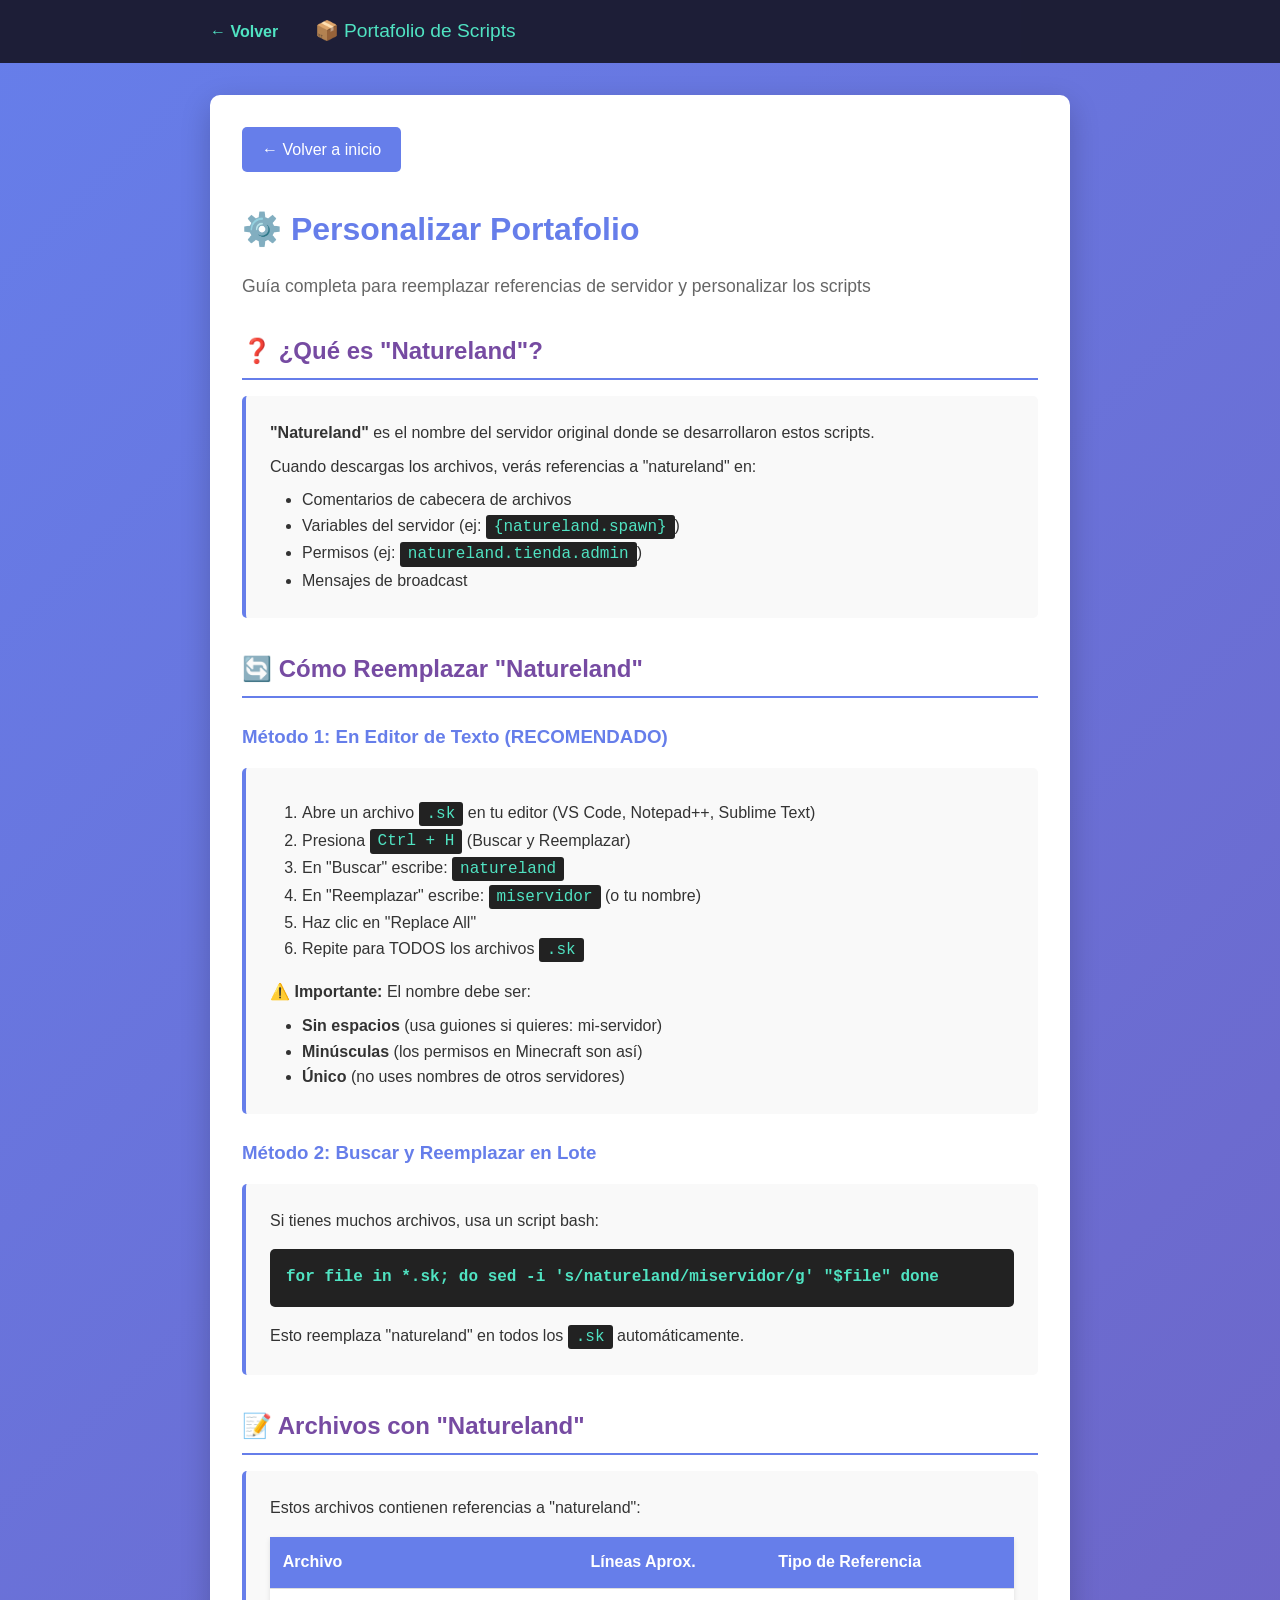
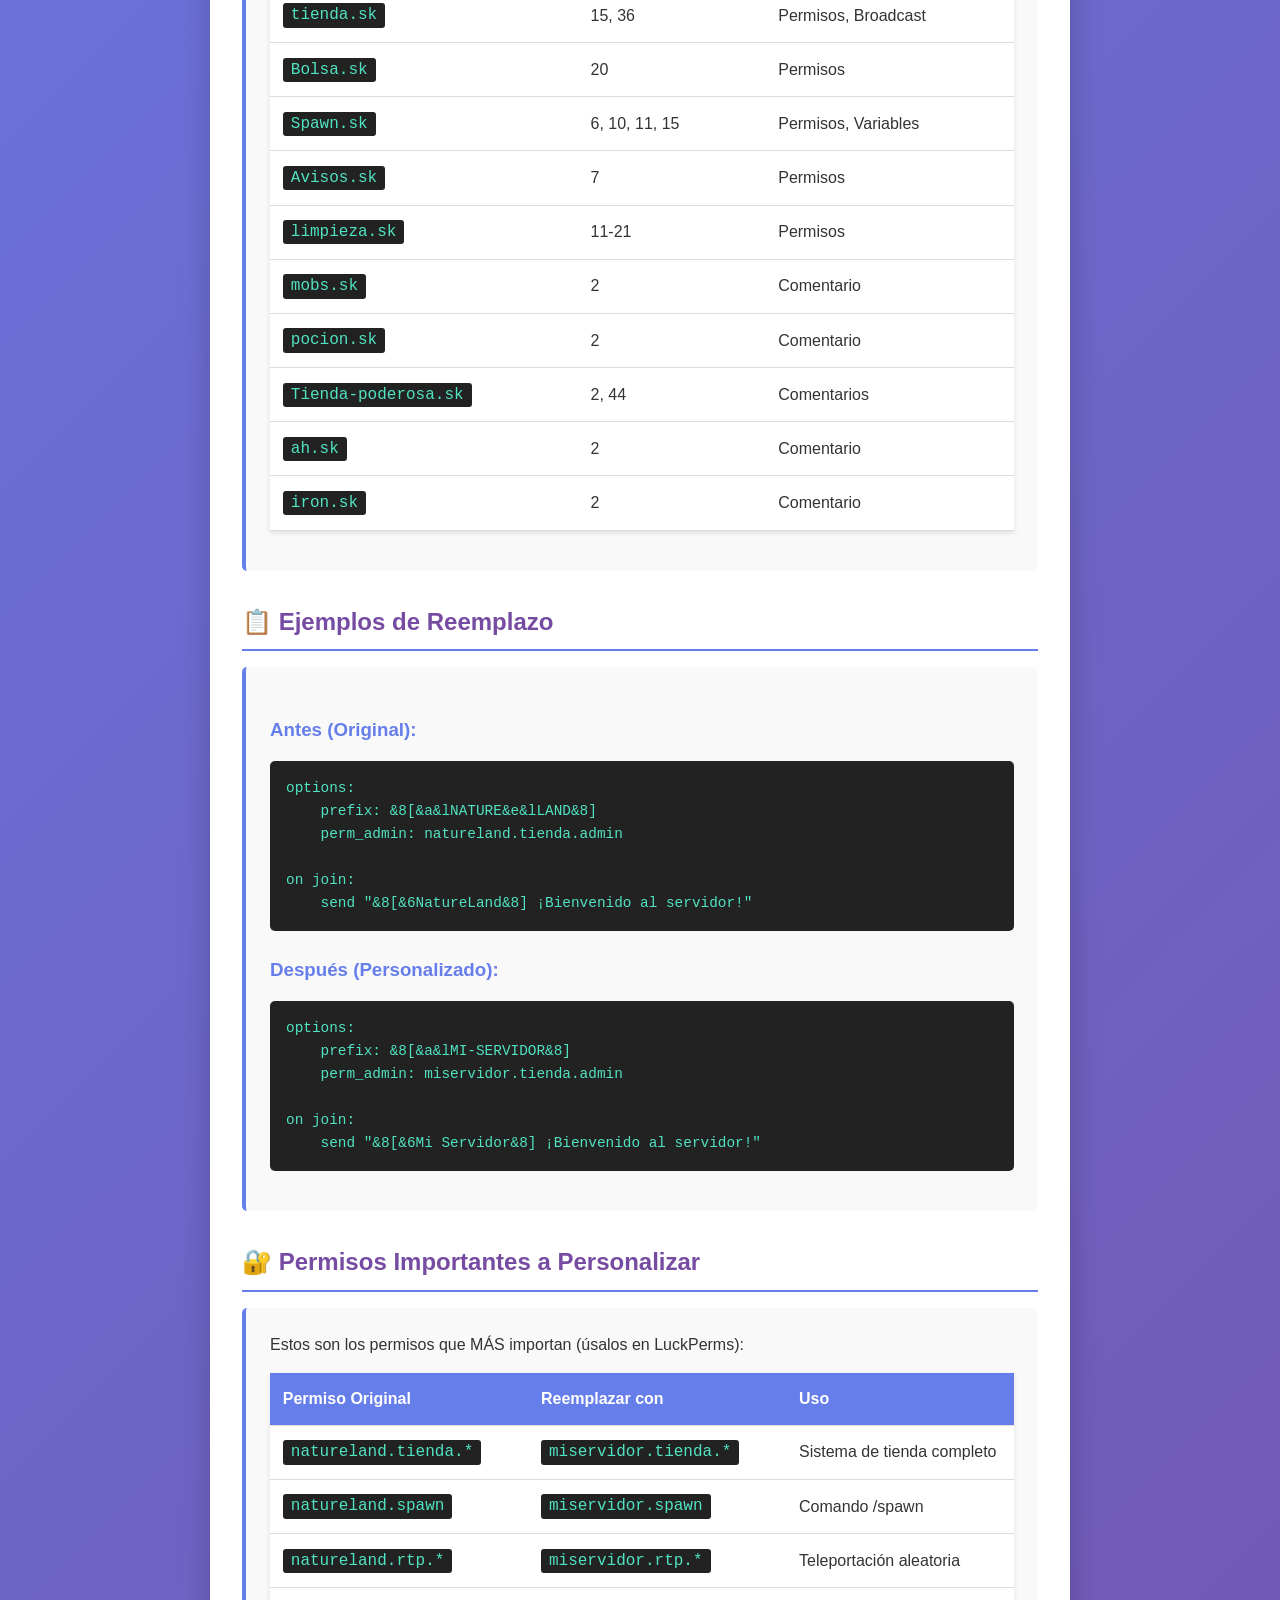
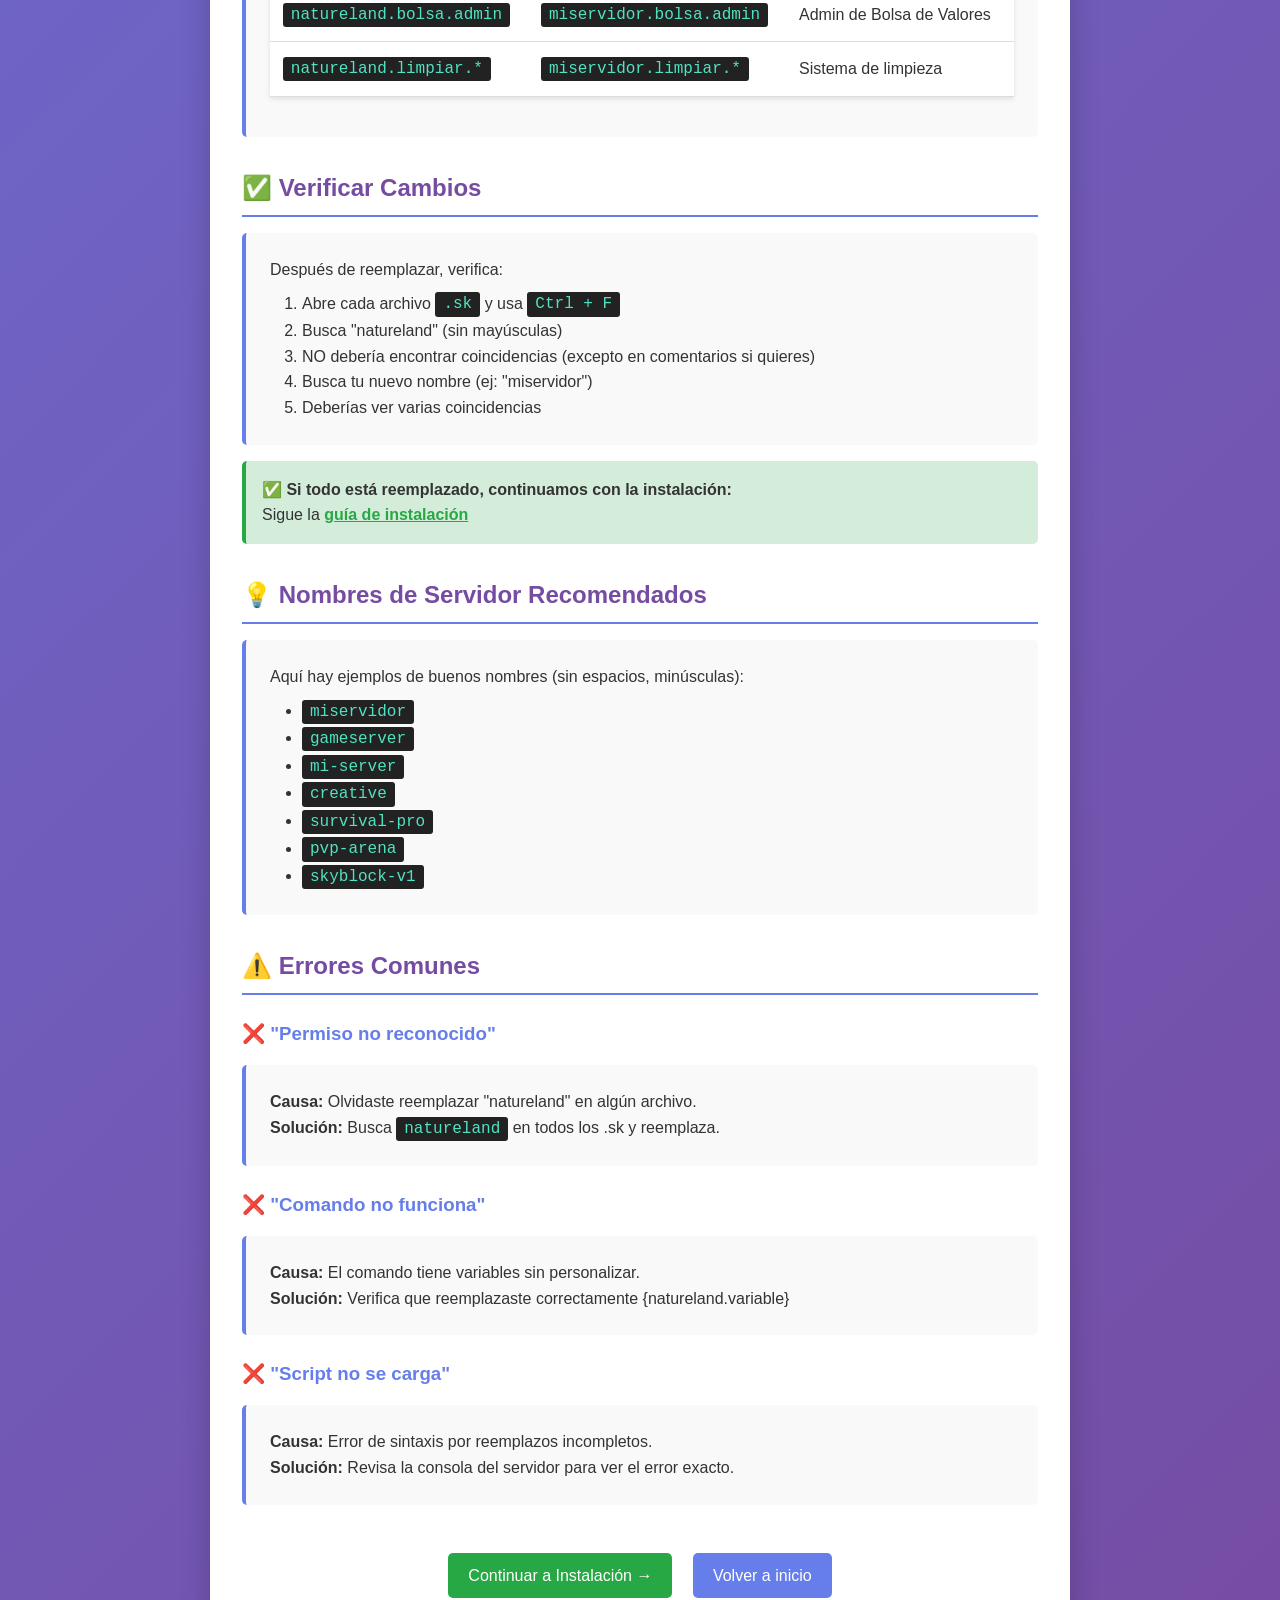
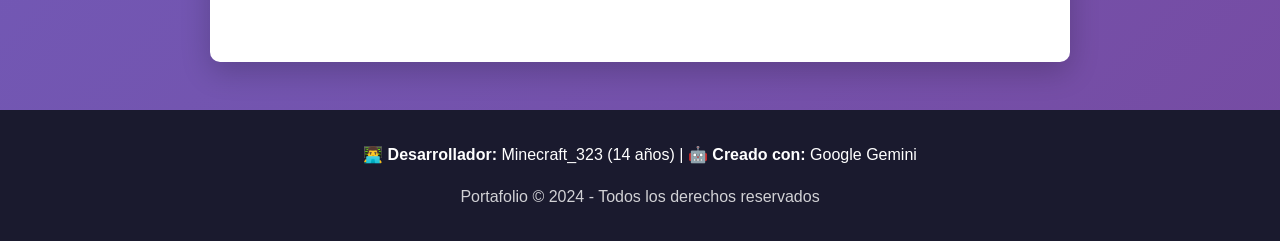
<file: NATURELAND.html>
<!DOCTYPE html>
<html lang="es">
<head>
    <meta charset="UTF-8">
    <meta name="viewport" content="width=device-width, initial-scale=1.0">
    <title>⚙️ Personalizar - Portafolio de Scripts</title>
    <link rel="icon" type="image/svg+xml" href="favicon.svg">
    <style>
        * { margin: 0; padding: 0; box-sizing: border-box; }
        body { 
            font-family: 'Segoe UI', Tahoma, sans-serif; 
            background: linear-gradient(135deg, #667eea, #764ba2);
            color: #333;
            line-height: 1.6;
        }
        .navbar {
            background: rgba(26, 26, 46, 0.95);
            color: white;
            padding: 1rem;
            position: sticky;
            top: 0;
            z-index: 100;
        }
        .container { max-width: 900px; margin: 0 auto; padding: 0 20px; }
        .navbar a {
            color: #50e3c2;
            text-decoration: none;
            margin-right: 2rem;
            font-weight: bold;
        }
        .navbar a:hover { color: #fff; }

        .content {
            background: white;
            margin: 2rem auto;
            padding: 2rem;
            border-radius: 10px;
            box-shadow: 0 10px 30px rgba(0,0,0,0.2);
        }

        h1 { color: #667eea; margin-bottom: 1rem; }
        h2 { color: #764ba2; margin-top: 2rem; margin-bottom: 1rem; border-bottom: 2px solid #667eea; padding-bottom: 0.5rem; }
        h3 { color: #667eea; margin-top: 1.5rem; margin-bottom: 0.5rem; }

        .step {
            background: #f9f9f9;
            padding: 1.5rem;
            margin: 1rem 0;
            border-left: 4px solid #667eea;
            border-radius: 5px;
        }

        .warning {
            background: #fff3cd;
            border-left: 4px solid #ffc107;
            padding: 1rem;
            margin: 1rem 0;
            border-radius: 5px;
        }

        .success {
            background: #d4edda;
            border-left: 4px solid #28a745;
            padding: 1rem;
            margin: 1rem 0;
            border-radius: 5px;
        }

        code {
            background: #222;
            color: #50e3c2;
            padding: 0.2rem 0.5rem;
            border-radius: 3px;
            font-family: 'Courier New', monospace;
        }

        pre {
            background: #222;
            color: #50e3c2;
            padding: 1rem;
            border-radius: 5px;
            overflow-x: auto;
            margin: 1rem 0;
            font-size: 0.9rem;
        }

        .command {
            background: #222;
            color: #50e3c2;
            padding: 1rem;
            border-radius: 5px;
            margin: 1rem 0;
            font-family: 'Courier New', monospace;
            font-weight: bold;
        }

        table {
            width: 100%;
            border-collapse: collapse;
            margin: 1rem 0;
            background: white;
            box-shadow: 0 2px 5px rgba(0,0,0,0.1);
        }

        th, td {
            padding: 0.8rem;
            text-align: left;
            border-bottom: 1px solid #ddd;
        }

        th {
            background: #667eea;
            color: white;
            font-weight: bold;
        }

        tr:hover {
            background: #f5f5f5;
        }

        .footer {
            background: #1a1a2e;
            color: white;
            text-align: center;
            padding: 2rem;
            margin-top: 3rem;
        }

        .btn-back {
            display: inline-block;
            background: #667eea;
            color: white;
            padding: 10px 20px;
            border-radius: 5px;
            text-decoration: none;
            margin-bottom: 2rem;
        }

        .btn-back:hover {
            background: #764ba2;
        }

        .file-list {
            display: grid;
            grid-template-columns: repeat(auto-fit, minmax(250px, 1fr));
            gap: 1rem;
            margin: 1rem 0;
        }

        .file-item {
            background: #f0f0f0;
            padding: 1rem;
            border-radius: 5px;
            border-left: 3px solid #667eea;
        }

        .file-item strong { color: #667eea; }
    </style>
</head>
<body>
    <div class="navbar">
        <div class="container">
            <a href="index.html">← Volver</a>
            <span style="color: #50e3c2; font-size: 1.2rem;">📦 Portafolio de Scripts</span>
        </div>
    </div>

    <div class="container">
        <div class="content">
            <a href="index.html" class="btn-back">← Volver a inicio</a>

            <h1>⚙️ Personalizar Portafolio</h1>
            <p style="font-size: 1.1rem; color: #666; margin-bottom: 2rem;">Guía completa para reemplazar referencias de servidor y personalizar los scripts</p>

            <!-- ¿QUÉ ES NATURELAND? -->
            <h2>❓ ¿Qué es "Natureland"?</h2>
            <div class="step">
                <p><strong>"Natureland"</strong> es el nombre del servidor original donde se desarrollaron estos scripts.</p>
                <p style="margin-top: 0.5rem;">Cuando descargas los archivos, verás referencias a "natureland" en:</p>
                <ul style="margin-left: 2rem; margin-top: 0.5rem;">
                    <li>Comentarios de cabecera de archivos</li>
                    <li>Variables del servidor (ej: <code>{natureland.spawn}</code>)</li>
                    <li>Permisos (ej: <code>natureland.tienda.admin</code>)</li>
                    <li>Mensajes de broadcast</li>
                </ul>
            </div>

            <!-- REEMPLAZAR NATURELAND -->
            <h2>🔄 Cómo Reemplazar "Natureland"</h2>

            <h3>Método 1: En Editor de Texto (RECOMENDADO)</h3>
            <div class="step">
                <ol style="margin-left: 2rem; margin-top: 0.5rem;">
                    <li>Abre un archivo <code>.sk</code> en tu editor (VS Code, Notepad++, Sublime Text)</li>
                    <li>Presiona <code>Ctrl + H</code> (Buscar y Reemplazar)</li>
                    <li>En "Buscar" escribe: <code>natureland</code></li>
                    <li>En "Reemplazar" escribe: <code>miservidor</code> (o tu nombre)</li>
                    <li>Haz clic en "Replace All"</li>
                    <li>Repite para TODOS los archivos <code>.sk</code></li>
                </ol>
                <p style="margin-top: 1rem;"><strong>⚠️ Importante:</strong> El nombre debe ser:</p>
                <ul style="margin-left: 2rem; margin-top: 0.5rem;">
                    <li><strong>Sin espacios</strong> (usa guiones si quieres: mi-servidor)</li>
                    <li><strong>Minúsculas</strong> (los permisos en Minecraft son así)</li>
                    <li><strong>Único</strong> (no uses nombres de otros servidores)</li>
                </ul>
            </div>

            <h3>Método 2: Buscar y Reemplazar en Lote</h3>
            <div class="step">
                <p>Si tienes muchos archivos, usa un script bash:</p>
                <div class="command">for file in *.sk; do
  sed -i 's/natureland/miservidor/g' "$file"
done</div>
                <p style="margin-top: 1rem;">Esto reemplaza "natureland" en todos los <code>.sk</code> automáticamente.</p>
            </div>

            <!-- ARCHIVOS A CAMBIAR -->
            <h2>📝 Archivos con "Natureland"</h2>
            <div class="step">
                <p>Estos archivos contienen referencias a "natureland":</p>
                <table>
                    <thead>
                        <tr>
                            <th>Archivo</th>
                            <th>Líneas Aprox.</th>
                            <th>Tipo de Referencia</th>
                        </tr>
                    </thead>
                    <tbody>
                        <tr>
                            <td><code>tienda.sk</code></td>
                            <td>15, 36</td>
                            <td>Permisos, Broadcast</td>
                        </tr>
                        <tr>
                            <td><code>Bolsa.sk</code></td>
                            <td>20</td>
                            <td>Permisos</td>
                        </tr>
                        <tr>
                            <td><code>Spawn.sk</code></td>
                            <td>6, 10, 11, 15</td>
                            <td>Permisos, Variables</td>
                        </tr>
                        <tr>
                            <td><code>Avisos.sk</code></td>
                            <td>7</td>
                            <td>Permisos</td>
                        </tr>
                        <tr>
                            <td><code>limpieza.sk</code></td>
                            <td>11-21</td>
                            <td>Permisos</td>
                        </tr>
                        <tr>
                            <td><code>mobs.sk</code></td>
                            <td>2</td>
                            <td>Comentario</td>
                        </tr>
                        <tr>
                            <td><code>pocion.sk</code></td>
                            <td>2</td>
                            <td>Comentario</td>
                        </tr>
                        <tr>
                            <td><code>Tienda-poderosa.sk</code></td>
                            <td>2, 44</td>
                            <td>Comentarios</td>
                        </tr>
                        <tr>
                            <td><code>ah.sk</code></td>
                            <td>2</td>
                            <td>Comentario</td>
                        </tr>
                        <tr>
                            <td><code>iron.sk</code></td>
                            <td>2</td>
                            <td>Comentario</td>
                        </tr>
                    </tbody>
                </table>
            </div>

            <!-- EJEMPLOS DE REEMPLAZO -->
            <h2>📋 Ejemplos de Reemplazo</h2>
            <div class="step">
                <h3>Antes (Original):</h3>
                <pre>options:
    prefix: &8[&a&lNATURE&e&lLAND&8]
    perm_admin: natureland.tienda.admin
    
on join:
    send "&8[&6NatureLand&8] ¡Bienvenido al servidor!"</pre>
                
                <h3>Después (Personalizado):</h3>
                <pre>options:
    prefix: &8[&a&lMI-SERVIDOR&8]
    perm_admin: miservidor.tienda.admin
    
on join:
    send "&8[&6Mi Servidor&8] ¡Bienvenido al servidor!"</pre>
            </div>

            <!-- PERMISOS A CONFIGURAR -->
            <h2>🔐 Permisos Importantes a Personalizar</h2>
            <div class="step">
                <p>Estos son los permisos que MÁS importan (úsalos en LuckPerms):</p>
                <table>
                    <thead>
                        <tr>
                            <th>Permiso Original</th>
                            <th>Reemplazar con</th>
                            <th>Uso</th>
                        </tr>
                    </thead>
                    <tbody>
                        <tr>
                            <td><code>natureland.tienda.*</code></td>
                            <td><code>miservidor.tienda.*</code></td>
                            <td>Sistema de tienda completo</td>
                        </tr>
                        <tr>
                            <td><code>natureland.spawn</code></td>
                            <td><code>miservidor.spawn</code></td>
                            <td>Comando /spawn</td>
                        </tr>
                        <tr>
                            <td><code>natureland.rtp.*</code></td>
                            <td><code>miservidor.rtp.*</code></td>
                            <td>Teleportación aleatoria</td>
                        </tr>
                        <tr>
                            <td><code>natureland.bolsa.admin</code></td>
                            <td><code>miservidor.bolsa.admin</code></td>
                            <td>Admin de Bolsa de Valores</td>
                        </tr>
                        <tr>
                            <td><code>natureland.limpiar.*</code></td>
                            <td><code>miservidor.limpiar.*</code></td>
                            <td>Sistema de limpieza</td>
                        </tr>
                    </tbody>
                </table>
            </div>

            <!-- VERIFICACIÓN -->
            <h2>✅ Verificar Cambios</h2>
            <div class="step">
                <p>Después de reemplazar, verifica:</p>
                <ol style="margin-left: 2rem; margin-top: 0.5rem;">
                    <li>Abre cada archivo <code>.sk</code> y usa <code>Ctrl + F</code></li>
                    <li>Busca "natureland" (sin mayúsculas)</li>
                    <li>NO debería encontrar coincidencias (excepto en comentarios si quieres)</li>
                    <li>Busca tu nuevo nombre (ej: "miservidor")</li>
                    <li>Deberías ver varias coincidencias</li>
                </ol>
            </div>

            <div class="success">
                <strong>✅ Si todo está reemplazado, continuamos con la instalación:</strong><br>
                Sigue la <a href="INSTALL.html" style="color: #28a745; font-weight: bold;">guía de instalación</a>
            </div>

            <!-- NOMBRES RECOMENDADOS -->
            <h2>💡 Nombres de Servidor Recomendados</h2>
            <div class="step">
                <p>Aquí hay ejemplos de buenos nombres (sin espacios, minúsculas):</p>
                <ul style="margin-left: 2rem; margin-top: 0.5rem;">
                    <li><code>miservidor</code></li>
                    <li><code>gameserver</code></li>
                    <li><code>mi-server</code></li>
                    <li><code>creative</code></li>
                    <li><code>survival-pro</code></li>
                    <li><code>pvp-arena</code></li>
                    <li><code>skyblock-v1</code></li>
                </ul>
            </div>

            <!-- ERRORES COMUNES -->
            <h2>⚠️ Errores Comunes</h2>

            <h3>❌ "Permiso no reconocido"</h3>
            <div class="step">
                <p><strong>Causa:</strong> Olvidaste reemplazar "natureland" en algún archivo.</p>
                <p><strong>Solución:</strong> Busca <code>natureland</code> en todos los .sk y reemplaza.</p>
            </div>

            <h3>❌ "Comando no funciona"</h3>
            <div class="step">
                <p><strong>Causa:</strong> El comando tiene variables sin personalizar.</p>
                <p><strong>Solución:</strong> Verifica que reemplazaste correctamente {natureland.variable}</p>
            </div>

            <h3>❌ "Script no se carga"</h3>
            <div class="step">
                <p><strong>Causa:</strong> Error de sintaxis por reemplazos incompletos.</p>
                <p><strong>Solución:</strong> Revisa la consola del servidor para ver el error exacto.</p>
            </div>

            <div style="text-align: center; margin-top: 3rem;">
                <a href="INSTALL.html" class="btn-back" style="background: #28a745;">Continuar a Instalación →</a>
                <a href="index.html" class="btn-back" style="background: #667eea; margin-left: 1rem;">Volver a inicio</a>
            </div>
        </div>
    </div>

    <div class="footer">
        <p><strong>👨‍💻 Desarrollador:</strong> Minecraft_323 (14 años) | <strong>🤖 Creado con:</strong> Google Gemini</p>
        <p style="margin-top: 1rem; opacity: 0.8;">Portafolio © 2024 - Todos los derechos reservados</p>
    </div>
</body>
</html>
</file>
<file: style.css>
* { margin: 0; padding: 0; box-sizing: border-box; }
body { font-family: 'Segoe UI', Tahoma, sans-serif; background: #f5f5f5; }
.navbar { background: linear-gradient(135deg, #667eea, #764ba2); color: white; padding: 1rem; position: sticky; top: 0; }
.container { max-width: 1200px; margin: 0 auto; padding: 0 20px; }
.hero { background: linear-gradient(135deg, #667eea, #764ba2); color: white; padding: 120px 20px; text-align: center; }
.hero h1 { font-size: 3rem; margin-bottom: 1rem; }
.btn-principal { display: inline-block; background: #50e3c2; color: #1a1a2e; padding: 12px 40px; border-radius: 50px; text-decoration: none; font-weight: bold; margin-top: 1rem; }
.scripts-section { padding: 80px 20px; background: white; }
.scripts-section h2 { text-align: center; font-size: 2.5rem; margin-bottom: 2rem; }
.scripts-grid { display: grid; grid-template-columns: repeat(auto-fill, minmax(280px, 1fr)); gap: 2rem; }
.script-card { background: white; border-radius: 10px; overflow: hidden; box-shadow: 0 5px 15px rgba(0,0,0,0.1); transition: transform 0.3s; }
.script-card:hover { transform: translateY(-5px); }
.script-card-header { background: linear-gradient(135deg, #4a90e2, #7b68ee); color: white; padding: 2rem 1.5rem; }
.script-card-title { font-size: 1.3rem; font-weight: bold; }
.script-card-body { padding: 1.5rem; }
.script-card-footer { padding: 1rem 1.5rem; background: #f9f9f9; display: flex; gap: 0.5rem; }
.btn-descargar { flex: 1; background: #27ae60; color: white; padding: 8px 15px; border-radius: 5px; text-align: center; text-decoration: none; }
.btn-descargar:hover { background: #229954; }

.about-section { padding: 80px 20px; background: #f9f9f9; }
.about-section h2 { text-align: center; font-size: 2.5rem; margin-bottom: 3rem; color: #333; }
.about-content { display: grid; grid-template-columns: repeat(auto-fit, minmax(300px, 1fr)); gap: 2rem; }
.about-card { background: white; padding: 2rem; border-radius: 10px; box-shadow: 0 2px 10px rgba(0,0,0,0.08); border-left: 4px solid #667eea; }
.about-card h3 { color: #667eea; margin-bottom: 1rem; font-size: 1.2rem; }
.about-card p { color: #555; line-height: 1.6; }

@media (max-width: 768px) { 
  .scripts-grid { grid-template-columns: 1fr; } 
  .hero h1 { font-size: 2rem; }
  .about-content { grid-template-columns: 1fr; }
}
</file>
